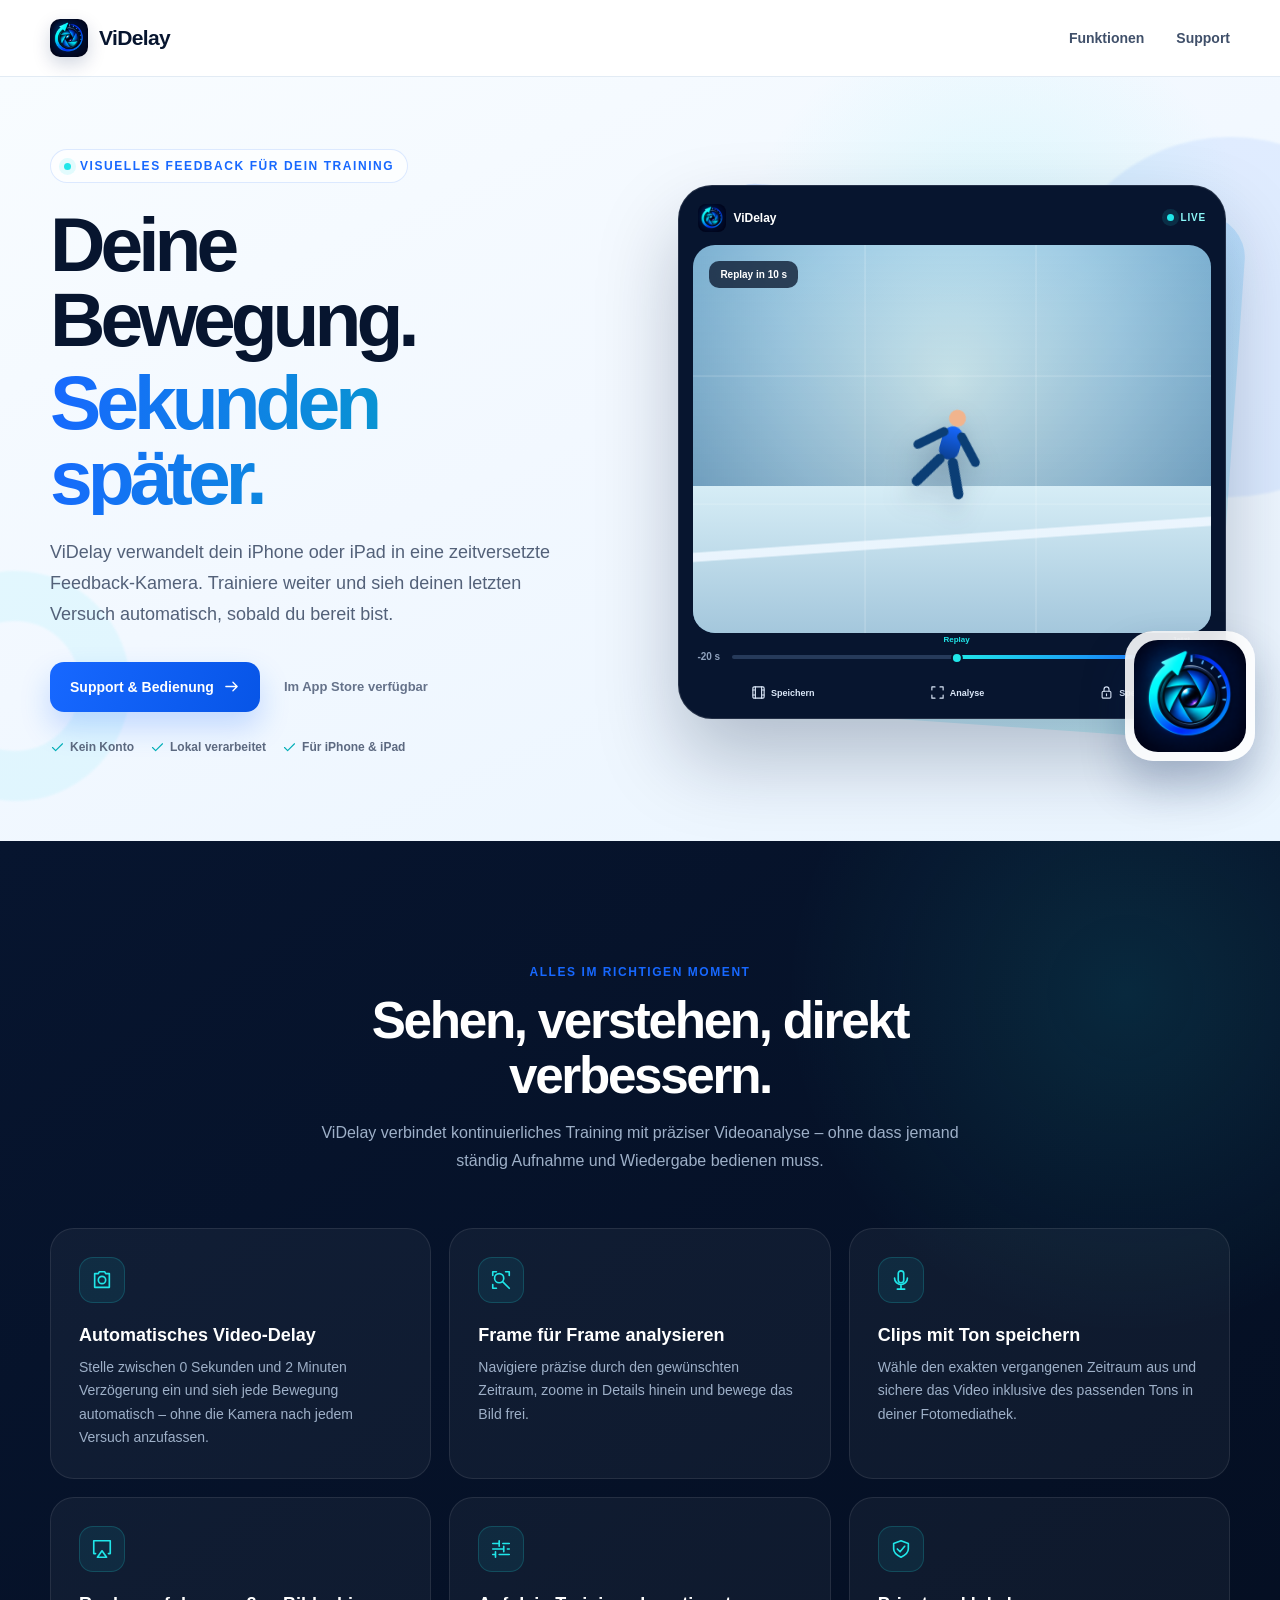
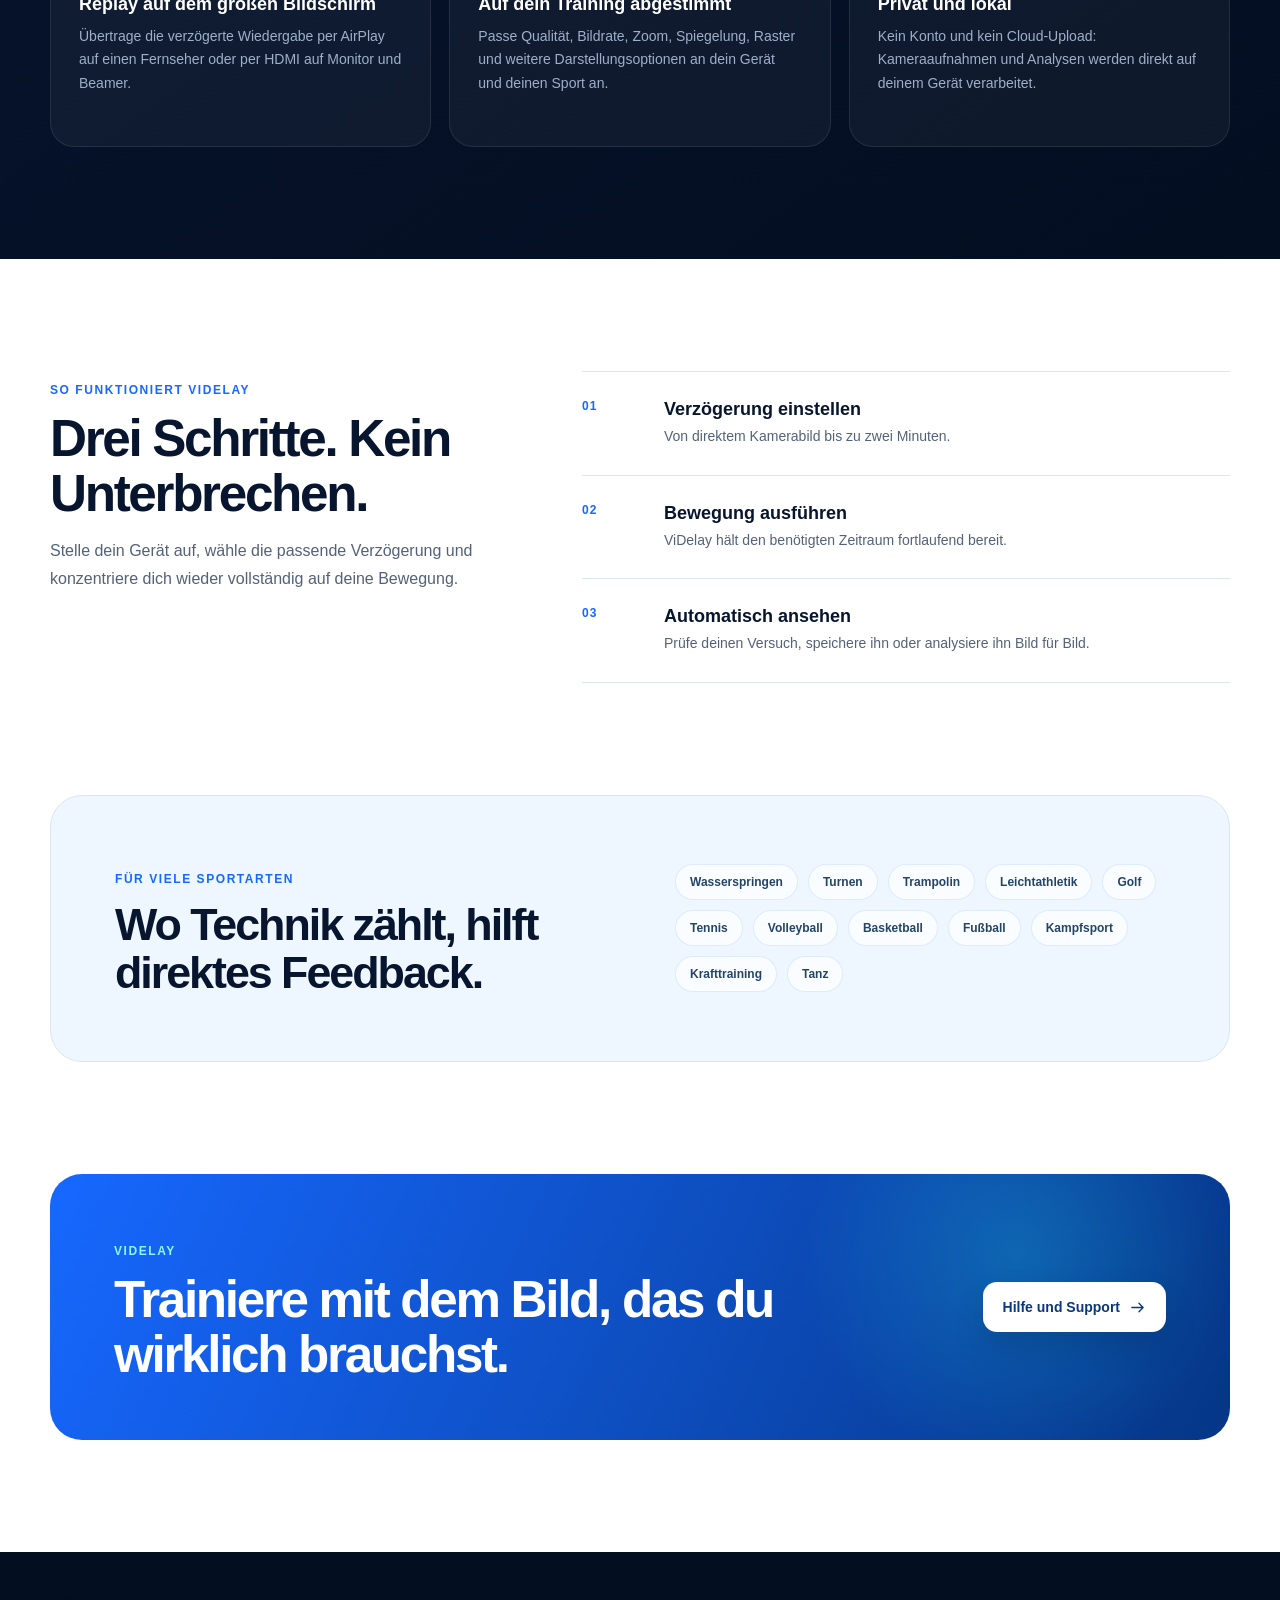
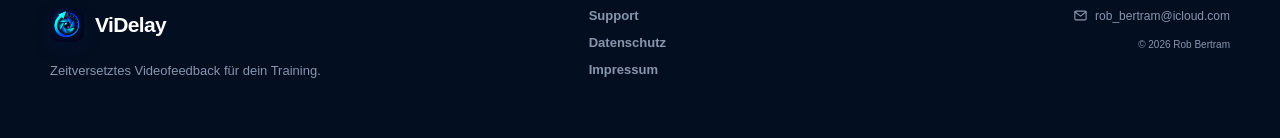
<file: index.html>
<!doctype html><html lang="de"><head><meta charset="utf-8"><meta name="viewport" content="width=device-width,initial-scale=1"><title>Video Delay &amp; Replay · ViDelay</title><meta name="description" content="ViDelay: Video Delay, Hilfe und Datenschutzhinweise für iPhone und iPad."><link rel="icon" href="/favicon.svg"><link rel="stylesheet" href="/style.css"></head><body><div class="site-shell">
      <header class="site-header">
        <div class="site-container header-inner">
          <a href="/" class="brand" aria-label="ViDelay Startseite">
            <img src="/app-icon.png" alt="" width="38" height="38">
            <span>ViDelay</span>
          </a>
          <nav class="main-nav" aria-label="Hauptnavigation">
            <a href="/#funktionen">Funktionen</a>
            <a href="/support">Support</a>
          </nav>
        </div>
      </header>
      
      <main>
        <section class="hero-section">
          <div class="hero-glow hero-glow-one"></div>
          <div class="hero-glow hero-glow-two"></div>
          <div class="site-container hero-grid">
            <div class="hero-copy">
              <div class="eyebrow">
                <span class="eyebrow-dot"></span>
                Visuelles Feedback für dein Training
              </div>
              <h1>
                Deine Bewegung.
                <span>Sekunden später.</span>
              </h1>
              <p class="hero-text">
                ViDelay verwandelt dein iPhone oder iPad in eine zeitversetzte
                Feedback-Kamera. Trainiere weiter und sieh deinen letzten
                Versuch automatisch, sobald du bereit bist.
              </p>
              <div class="hero-actions">
                <a href="/support" class="button button-primary">
                  Support & Bedienung <svg width="17" height="17" viewBox="0 0 24 24" fill="none" stroke="currentColor" stroke-width="1.8" stroke-linecap="round" stroke-linejoin="round" aria-hidden="true"><path d="M4 12h16m-6-6 6 6-6 6"></path></svg>
                </a>
                <span class="store-note">Im App Store verfügbar</span>
              </div>
              <div class="trust-row" aria-label="Vorteile">
                <span><svg width="15" height="15" viewBox="0 0 24 24" fill="none" stroke="currentColor" stroke-width="1.8" stroke-linecap="round" stroke-linejoin="round" aria-hidden="true"><path d="m20 6-11 11-5-5"></path></svg> Kein Konto</span>
                <span><svg width="15" height="15" viewBox="0 0 24 24" fill="none" stroke="currentColor" stroke-width="1.8" stroke-linecap="round" stroke-linejoin="round" aria-hidden="true"><path d="m20 6-11 11-5-5"></path></svg> Lokal verarbeitet</span>
                <span><svg width="15" height="15" viewBox="0 0 24 24" fill="none" stroke="currentColor" stroke-width="1.8" stroke-linecap="round" stroke-linejoin="round" aria-hidden="true"><path d="m20 6-11 11-5-5"></path></svg> Für iPhone & iPad</span>
              </div>
            </div>

            <div class="device-stage" aria-label="ViDelay Vorschau">
              <div class="device-card">
                <div class="device-topbar">
                  <span class="brand-mini">
                    <img src="/app-icon.png" alt="" width="28" height="28">
                    ViDelay
                  </span>
                  <span class="live-pill"><span></span> LIVE</span>
                </div>
                <div class="device-view">
                  <div class="motion-figure" aria-hidden="true">
                    <div class="motion-head"></div>
                    <div class="motion-body"></div>
                    <div class="motion-arm motion-arm-left"></div>
                    <div class="motion-arm motion-arm-right"></div>
                    <div class="motion-leg motion-leg-left"></div>
                    <div class="motion-leg motion-leg-right"></div>
                  </div>
                  <div class="delay-badge">Replay in 10 s</div>
                  <div class="frame-guides" aria-hidden="true"></div>
                </div>
                <div class="timeline">
                  <span>-20 s</span>
                  <div class="timeline-track">
                    <div class="timeline-fill"></div>
                    <div class="timeline-now">Jetzt</div>
                    <div class="timeline-replay">Replay</div>
                  </div>
                  <span>0 s</span>
                </div>
                <div class="device-actions">
                  <span><svg width="15" height="15" viewBox="0 0 24 24" fill="none" stroke="currentColor" stroke-width="1.8" stroke-linecap="round" stroke-linejoin="round" aria-hidden="true"><rect x="3" y="3" width="18" height="18" rx="2"></rect><path d="M7 3v18M17 3v18M3 8h4m10 0h4M3 16h4m10 0h4"></path></svg> Speichern</span>
                  <span><svg width="15" height="15" viewBox="0 0 24 24" fill="none" stroke="currentColor" stroke-width="1.8" stroke-linecap="round" stroke-linejoin="round" aria-hidden="true"><path d="M3 8V3h5m8 0h5v5m0 8v5h-5m-8 0H3v-5"></path></svg> Analyse</span>
                  <span><svg width="15" height="15" viewBox="0 0 24 24" fill="none" stroke="currentColor" stroke-width="1.8" stroke-linecap="round" stroke-linejoin="round" aria-hidden="true"><rect x="5" y="10" width="14" height="11" rx="2"></rect><path d="M8 10V7a4 4 0 0 1 8 0v3m-4 4v3"></path></svg> Sperren</span>
                </div>
              </div>
              <div class="icon-float">
                <img src="/app-icon.png" alt="ViDelay App-Icon" width="112" height="112">
              </div>
            </div>
          </div>
        </section>

        <section class="section section-dark" id="funktionen">
          <div class="site-container">
            <div class="section-heading">
              <p class="section-kicker">Alles im richtigen Moment</p>
              <h2>Sehen, verstehen, direkt verbessern.</h2>
              <p>
                ViDelay verbindet kontinuierliches Training mit präziser
                Videoanalyse – ohne dass jemand ständig Aufnahme und Wiedergabe
                bedienen muss.
              </p>
            </div>
            <div class="feature-grid">
              <article class="feature-card"><span class="feature-icon"><svg width="22" height="22" viewBox="0 0 24 24" fill="none" stroke="currentColor" stroke-width="1.8" stroke-linecap="round" stroke-linejoin="round" aria-hidden="true"><path d="m8 5 1-2h6l1 2h4v15H4V5Z"></path><circle cx="12" cy="12" r="4"></circle></svg></span><h3>Automatisches Video-Delay</h3><p>Stelle zwischen 0 Sekunden und 2 Minuten Verzögerung ein und sieh jede Bewegung automatisch – ohne die Kamera nach jedem Versuch anzufassen.</p></article><article class="feature-card"><span class="feature-icon"><svg width="22" height="22" viewBox="0 0 24 24" fill="none" stroke="currentColor" stroke-width="1.8" stroke-linecap="round" stroke-linejoin="round" aria-hidden="true"><circle cx="10" cy="10" r="5"></circle><path d="m14 14 7 7M3 7V3h4m10 0h4v4M3 17v4h4"></path></svg></span><h3>Frame für Frame analysieren</h3><p>Navigiere präzise durch den gewünschten Zeitraum, zoome in Details hinein und bewege das Bild frei.</p></article><article class="feature-card"><span class="feature-icon"><svg width="22" height="22" viewBox="0 0 24 24" fill="none" stroke="currentColor" stroke-width="1.8" stroke-linecap="round" stroke-linejoin="round" aria-hidden="true"><rect x="9" y="2" width="6" height="13" rx="3"></rect><path d="M5 10a7 7 0 0 0 14 0m-7 7v5m-4 0h8"></path></svg></span><h3>Clips mit Ton speichern</h3><p>Wähle den exakten vergangenen Zeitraum aus und sichere das Video inklusive des passenden Tons in deiner Fotomediathek.</p></article><article class="feature-card"><span class="feature-icon"><svg width="22" height="22" viewBox="0 0 24 24" fill="none" stroke="currentColor" stroke-width="1.8" stroke-linecap="round" stroke-linejoin="round" aria-hidden="true"><path d="M5 17H3V3h18v14h-2M12 14l-5 7h10Z"></path></svg></span><h3>Replay auf dem großen Bildschirm</h3><p>Übertrage die verzögerte Wiedergabe per AirPlay auf einen Fernseher oder per HDMI auf Monitor und Beamer.</p></article><article class="feature-card"><span class="feature-icon"><svg width="22" height="22" viewBox="0 0 24 24" fill="none" stroke="currentColor" stroke-width="1.8" stroke-linecap="round" stroke-linejoin="round" aria-hidden="true"><path d="M3 6h7m4 0h7M3 12h12m4 0h2M3 18h3m4 0h11M10 3v6m5 0v6m-9 0v6"></path></svg></span><h3>Auf dein Training abgestimmt</h3><p>Passe Qualität, Bildrate, Zoom, Spiegelung, Raster und weitere Darstellungsoptionen an dein Gerät und deinen Sport an.</p></article><article class="feature-card"><span class="feature-icon"><svg width="22" height="22" viewBox="0 0 24 24" fill="none" stroke="currentColor" stroke-width="1.8" stroke-linecap="round" stroke-linejoin="round" aria-hidden="true"><path d="m12 3 8 3v6c0 5-8 9-8 9s-8-4-8-9V6Z"></path><path d="m8 12 3 3 5-6"></path></svg></span><h3>Privat und lokal</h3><p>Kein Konto und kein Cloud-Upload: Kameraaufnahmen und Analysen werden direkt auf deinem Gerät verarbeitet.</p></article>
            </div>
          </div>
        </section>

        <section class="section workflow-section">
          <div class="site-container split-section">
            <div class="section-heading left-heading">
              <p class="section-kicker">So funktioniert ViDelay</p>
              <h2>Drei Schritte. Kein Unterbrechen.</h2>
              <p>
                Stelle dein Gerät auf, wähle die passende Verzögerung und
                konzentriere dich wieder vollständig auf deine Bewegung.
              </p>
            </div>
            <ol class="steps-list">
              <li><span>01</span><div><h3>Verzögerung einstellen</h3><p>Von direktem Kamerabild bis zu zwei Minuten.</p></div></li>
              <li><span>02</span><div><h3>Bewegung ausführen</h3><p>ViDelay hält den benötigten Zeitraum fortlaufend bereit.</p></div></li>
              <li><span>03</span><div><h3>Automatisch ansehen</h3><p>Prüfe deinen Versuch, speichere ihn oder analysiere ihn Bild für Bild.</p></div></li>
            </ol>
          </div>
        </section>

        <section class="section sports-section">
          <div class="site-container sports-wrap">
            <div>
              <p class="section-kicker">Für viele Sportarten</p>
              <h2>Wo Technik zählt, hilft direktes Feedback.</h2>
            </div>
            <div class="sports-cloud">
              <span>Wasserspringen</span><span>Turnen</span><span>Trampolin</span><span>Leichtathletik</span><span>Golf</span><span>Tennis</span><span>Volleyball</span><span>Basketball</span><span>Fußball</span><span>Kampfsport</span><span>Krafttraining</span><span>Tanz</span>
            </div>
          </div>
        </section>

        <section class="section cta-section">
          <div class="site-container cta-card">
            <div>
              <p class="section-kicker">ViDelay</p>
              <h2>Trainiere mit dem Bild, das du wirklich brauchst.</h2>
            </div>
            <a href="/support" class="button button-light">
              Hilfe und Support <svg width="17" height="17" viewBox="0 0 24 24" fill="none" stroke="currentColor" stroke-width="1.8" stroke-linecap="round" stroke-linejoin="round" aria-hidden="true"><path d="M4 12h16m-6-6 6 6-6 6"></path></svg>
            </a>
          </div>
        </section>
      </main>
    
      <footer class="site-footer">
        <div class="site-container footer-grid">
          <div>
            <a href="/" class="brand footer-brand">
              <img src="/app-icon.png" alt="" width="34" height="34">
              <span>ViDelay</span>
            </a>
            <p>Zeitversetztes Videofeedback für dein Training.</p>
          </div>
          <div class="footer-links">
            <a href="/support">Support</a>
            <a href="/datenschutz">Datenschutz</a>
            <a href="/impressum">Impressum</a>
          </div>
          <div class="footer-contact">
            <a href="mailto:rob_bertram@icloud.com"><svg width="15" height="15" viewBox="0 0 24 24" fill="none" stroke="currentColor" stroke-width="1.8" stroke-linecap="round" stroke-linejoin="round" aria-hidden="true"><rect x="3" y="5" width="18" height="14" rx="2"></rect><path d="m3 6 9 7 9-7"></path></svg> rob_bertram@icloud.com</a>
            <small>© 2026 Rob Bertram</small>
          </div>
        </div>
      </footer>
    </div></body></html>
</file>
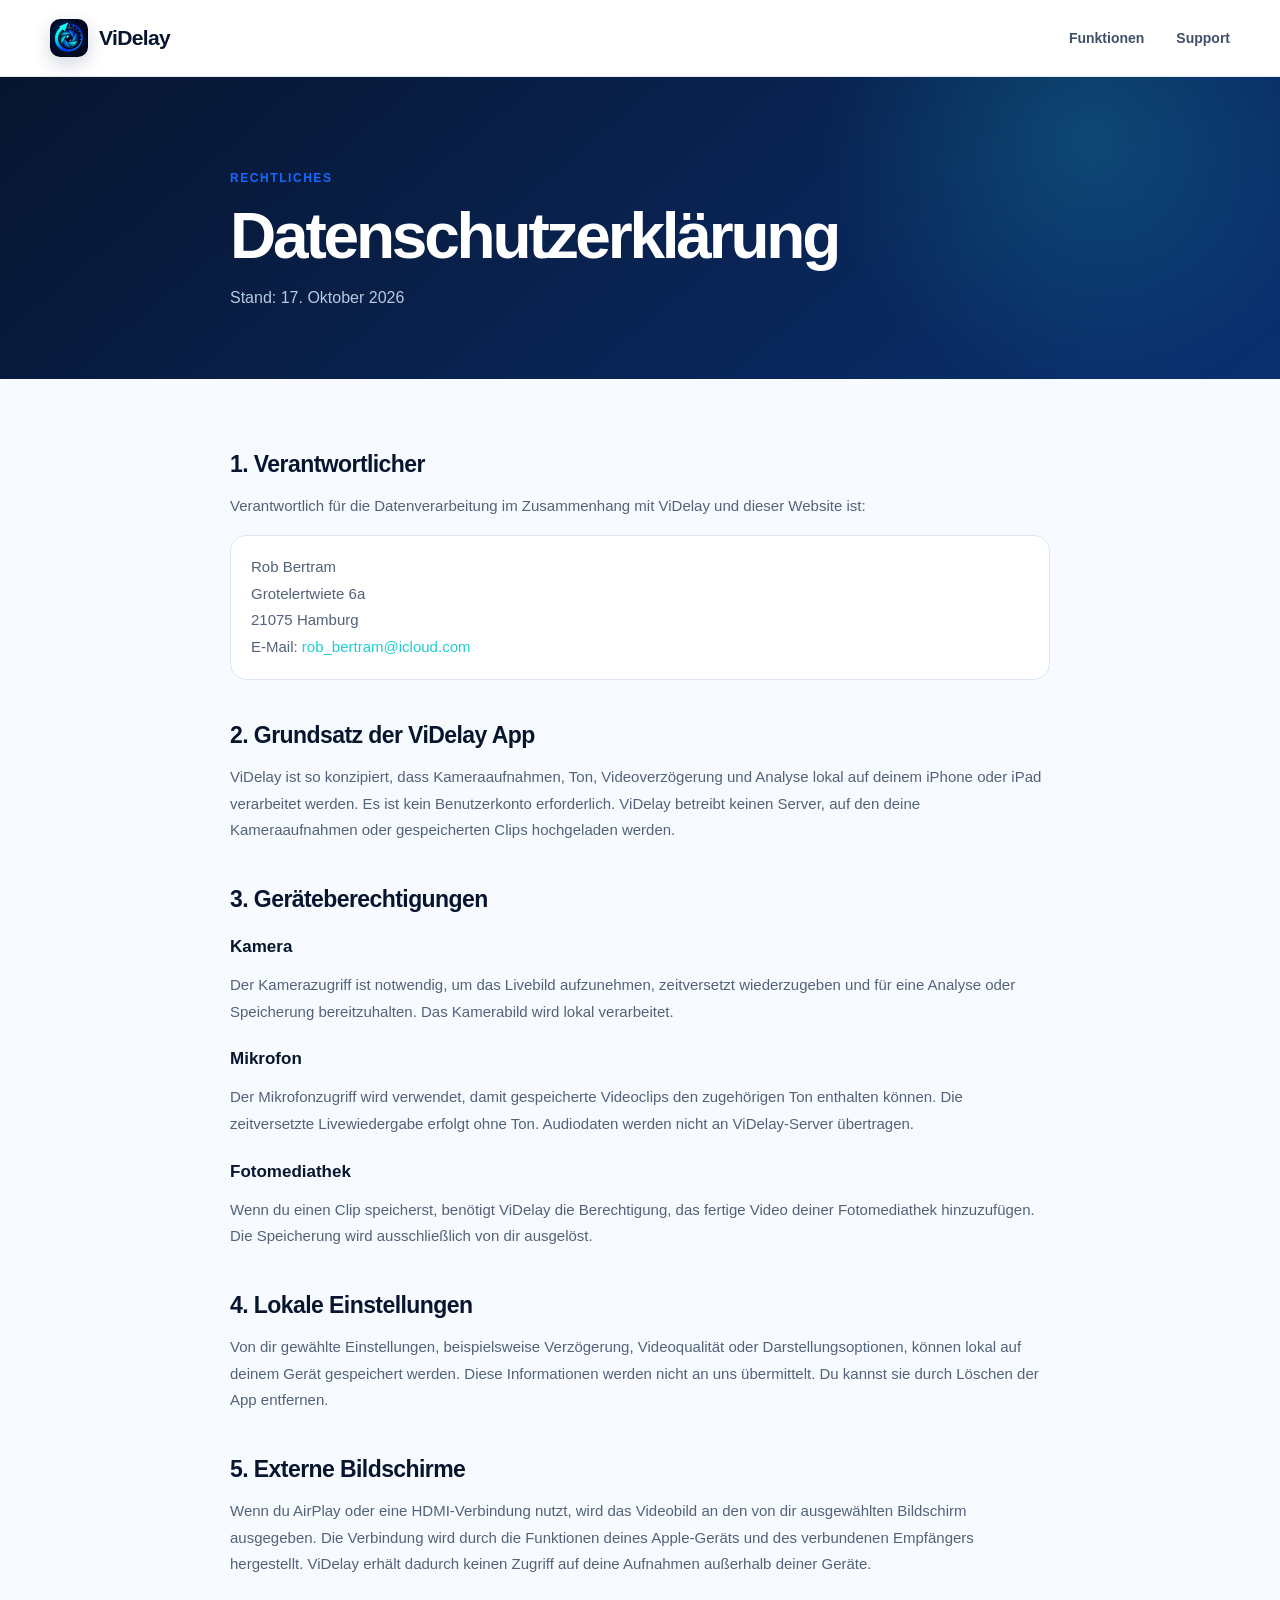
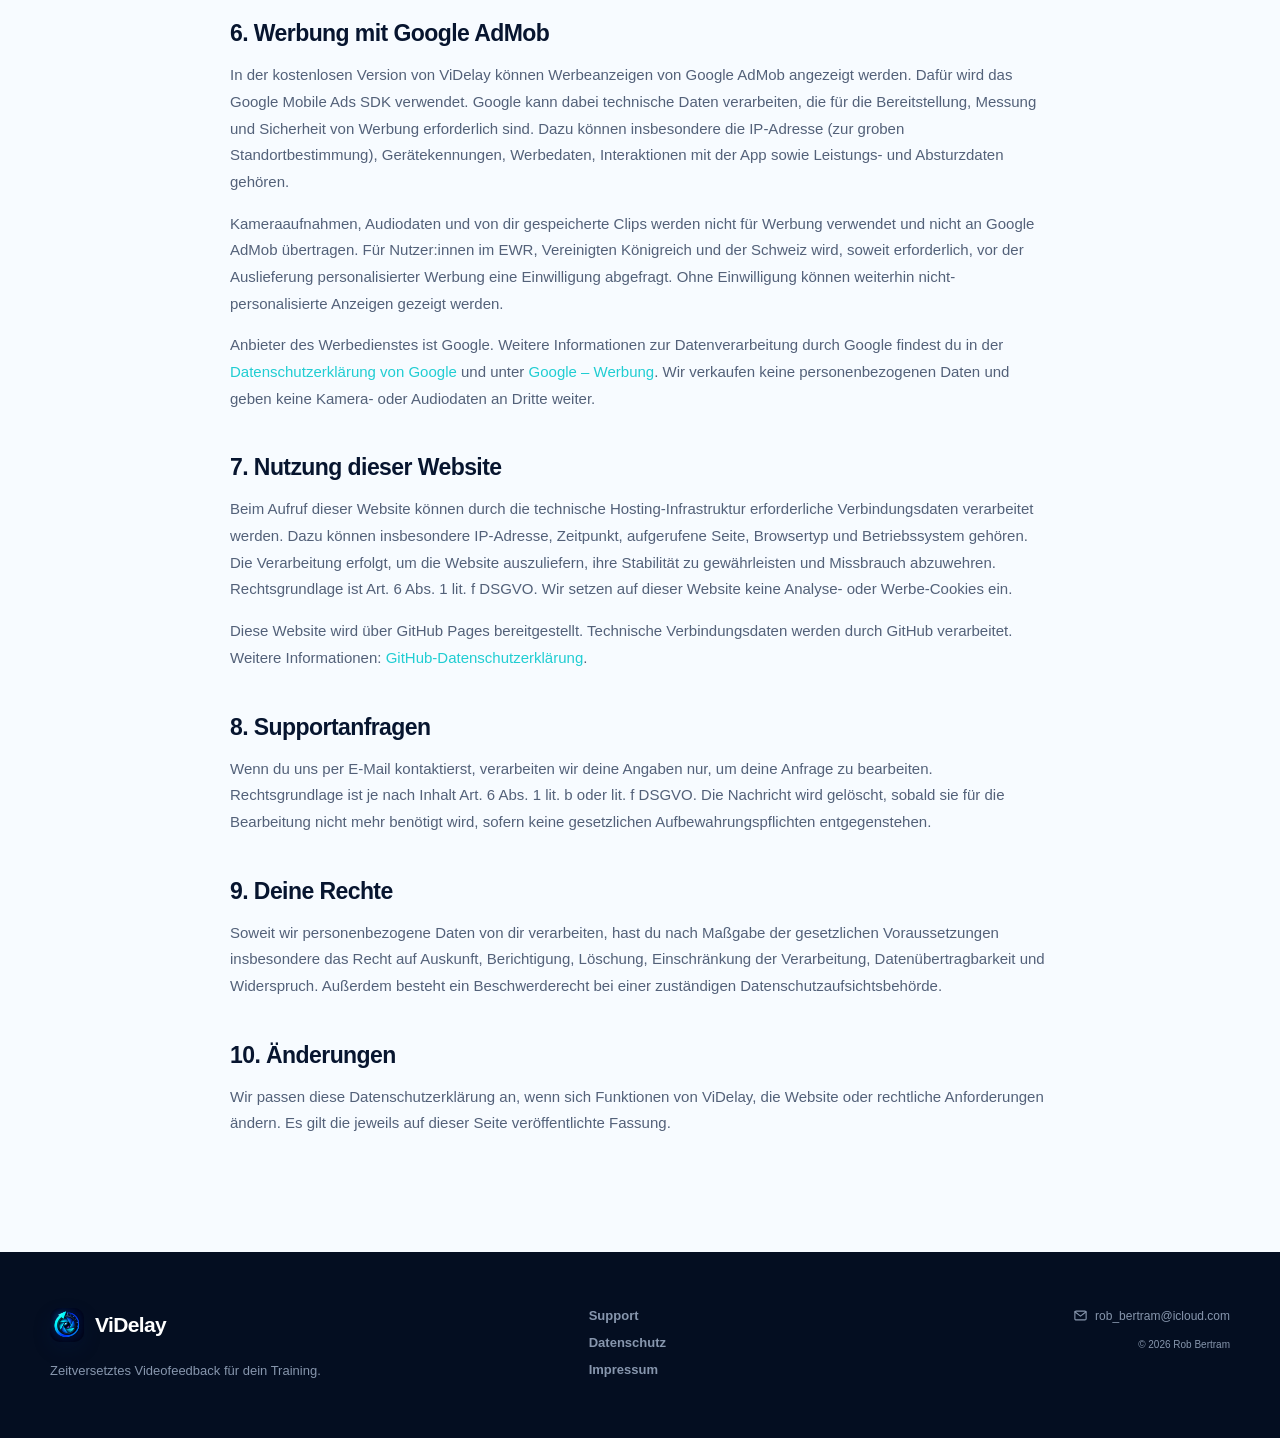
<file: datenschutz/index.html>
<!doctype html><html lang="de"><head><meta charset="utf-8"><meta name="viewport" content="width=device-width,initial-scale=1"><title>Datenschutzerklärung · ViDelay</title><meta name="description" content="ViDelay: Video Delay, Hilfe und Datenschutzhinweise für iPhone und iPad."><link rel="icon" href="/favicon.svg"><link rel="stylesheet" href="/style.css"></head><body><div class="site-shell">
      <header class="site-header">
        <div class="site-container header-inner">
          <a href="/" class="brand" aria-label="ViDelay Startseite">
            <img src="/app-icon.png" alt="" width="38" height="38">
            <span>ViDelay</span>
          </a>
          <nav class="main-nav" aria-label="Hauptnavigation">
            <a href="/#funktionen">Funktionen</a>
            <a href="/support">Support</a>
          </nav>
        </div>
      </header>
      <main class="legal-main"><section class="legal-hero"><div class="site-container legal-container"><p class="section-kicker">Rechtliches</p><h1>Datenschutzerklärung</h1><p>Stand: 17. Oktober 2026</p></div></section><section class="site-container legal-container legal-content">
      <h2>1. Verantwortlicher</h2>
      <p>
        Verantwortlich für die Datenverarbeitung im Zusammenhang mit ViDelay
        und dieser Website ist:
      </p>
      <address>
        Rob Bertram<br>
        Grotelertwiete 6a<br>
        21075 Hamburg<br>
        E-Mail: <a href="mailto:rob_bertram@icloud.com">rob_bertram@icloud.com</a>
      </address>

      <h2>2. Grundsatz der ViDelay App</h2>
      <p>
        ViDelay ist so konzipiert, dass Kameraaufnahmen, Ton, Videoverzögerung
        und Analyse lokal auf deinem iPhone oder iPad verarbeitet werden. Es
        ist kein Benutzerkonto erforderlich. ViDelay betreibt keinen Server,
        auf den deine Kameraaufnahmen oder gespeicherten Clips hochgeladen
        werden.
      </p>

      <h2>3. Geräteberechtigungen</h2>
      <h3>Kamera</h3>
      <p>
        Der Kamerazugriff ist notwendig, um das Livebild aufzunehmen,
        zeitversetzt wiederzugeben und für eine Analyse oder Speicherung
        bereitzuhalten. Das Kamerabild wird lokal verarbeitet.
      </p>
      <h3>Mikrofon</h3>
      <p>
        Der Mikrofonzugriff wird verwendet, damit gespeicherte Videoclips den
        zugehörigen Ton enthalten können. Die zeitversetzte Livewiedergabe
        erfolgt ohne Ton. Audiodaten werden nicht an ViDelay-Server übertragen.
      </p>
      <h3>Fotomediathek</h3>
      <p>
        Wenn du einen Clip speicherst, benötigt ViDelay die Berechtigung, das
        fertige Video deiner Fotomediathek hinzuzufügen. Die Speicherung wird
        ausschließlich von dir ausgelöst.
      </p>

      <h2>4. Lokale Einstellungen</h2>
      <p>
        Von dir gewählte Einstellungen, beispielsweise Verzögerung,
        Videoqualität oder Darstellungsoptionen, können lokal auf deinem Gerät
        gespeichert werden. Diese Informationen werden nicht an uns
        übermittelt. Du kannst sie durch Löschen der App entfernen.
      </p>

      <h2>5. Externe Bildschirme</h2>
      <p>
        Wenn du AirPlay oder eine HDMI-Verbindung nutzt, wird das Videobild an
        den von dir ausgewählten Bildschirm ausgegeben. Die Verbindung wird
        durch die Funktionen deines Apple-Geräts und des verbundenen
        Empfängers hergestellt. ViDelay erhält dadurch keinen Zugriff auf deine
        Aufnahmen außerhalb deiner Geräte.
      </p>

      <h2>6. Werbung mit Google AdMob</h2>
      <p>
        In der kostenlosen Version von ViDelay können Werbeanzeigen von Google
        AdMob angezeigt werden. Dafür wird das Google Mobile Ads SDK
        verwendet. Google kann dabei technische Daten verarbeiten, die für die
        Bereitstellung, Messung und Sicherheit von Werbung erforderlich sind.
        Dazu können insbesondere die IP-Adresse (zur groben Standortbestimmung),
        Gerätekennungen, Werbedaten, Interaktionen mit der App sowie Leistungs-
        und Absturzdaten gehören.
      </p>
      <p>
        Kameraaufnahmen, Audiodaten und von dir gespeicherte Clips werden nicht
        für Werbung verwendet und nicht an Google AdMob übertragen. Für
        Nutzer:innen im EWR, Vereinigten Königreich und der Schweiz wird, soweit
        erforderlich, vor der Auslieferung personalisierter Werbung eine
        Einwilligung abgefragt. Ohne Einwilligung können weiterhin
        nicht-personalisierte Anzeigen gezeigt werden.
      </p>
      <p>
        Anbieter des Werbedienstes ist Google. Weitere Informationen zur
        Datenverarbeitung durch Google findest du in der 
        <a href="https://policies.google.com/privacy">Datenschutzerklärung von Google</a>
         und unter 
        <a href="https://policies.google.com/technologies/ads">Google – Werbung</a>.
        Wir verkaufen keine personenbezogenen Daten und geben keine Kamera- oder
        Audiodaten an Dritte weiter.
      </p>

      <h2>7. Nutzung dieser Website</h2>
      <p>
        Beim Aufruf dieser Website können durch die technische
        Hosting-Infrastruktur erforderliche Verbindungsdaten verarbeitet
        werden. Dazu können insbesondere IP-Adresse, Zeitpunkt, aufgerufene
        Seite, Browsertyp und Betriebssystem gehören. Die Verarbeitung erfolgt,
        um die Website auszuliefern, ihre Stabilität zu gewährleisten und
        Missbrauch abzuwehren. Rechtsgrundlage ist Art. 6 Abs. 1 lit. f DSGVO.
        Wir setzen auf dieser Website keine Analyse- oder Werbe-Cookies ein.
      </p>

      <p>Diese Website wird über GitHub Pages bereitgestellt. Technische Verbindungsdaten werden durch GitHub verarbeitet. Weitere Informationen: <a href="https://docs.github.com/en/site-policy/privacy-policies/github-general-privacy-statement">GitHub-Datenschutzerklärung</a>.</p><h2>8. Supportanfragen</h2>
      <p>
        Wenn du uns per E-Mail kontaktierst, verarbeiten wir deine Angaben nur,
        um deine Anfrage zu bearbeiten. Rechtsgrundlage ist je nach Inhalt Art.
        6 Abs. 1 lit. b oder lit. f DSGVO. Die Nachricht wird gelöscht, sobald
        sie für die Bearbeitung nicht mehr benötigt wird, sofern keine
        gesetzlichen Aufbewahrungspflichten entgegenstehen.
      </p>

      <h2>9. Deine Rechte</h2>
      <p>
        Soweit wir personenbezogene Daten von dir verarbeiten, hast du nach
        Maßgabe der gesetzlichen Voraussetzungen insbesondere das Recht auf
        Auskunft, Berichtigung, Löschung, Einschränkung der Verarbeitung,
        Datenübertragbarkeit und Widerspruch. Außerdem besteht ein
        Beschwerderecht bei einer zuständigen Datenschutzaufsichtsbehörde.
      </p>

      <h2>10. Änderungen</h2>
      <p>
        Wir passen diese Datenschutzerklärung an, wenn sich Funktionen von
        ViDelay, die Website oder rechtliche Anforderungen ändern. Es gilt die
        jeweils auf dieser Seite veröffentlichte Fassung.
      </p>
    </section></main>
      <footer class="site-footer">
        <div class="site-container footer-grid">
          <div>
            <a href="/" class="brand footer-brand">
              <img src="/app-icon.png" alt="" width="34" height="34">
              <span>ViDelay</span>
            </a>
            <p>Zeitversetztes Videofeedback für dein Training.</p>
          </div>
          <div class="footer-links">
            <a href="/support">Support</a>
            <a href="/datenschutz">Datenschutz</a>
            <a href="/impressum">Impressum</a>
          </div>
          <div class="footer-contact">
            <a href="mailto:rob_bertram@icloud.com"><svg width="15" height="15" viewBox="0 0 24 24" fill="none" stroke="currentColor" stroke-width="1.8" stroke-linecap="round" stroke-linejoin="round" aria-hidden="true"><rect x="3" y="5" width="18" height="14" rx="2"></rect><path d="m3 6 9 7 9-7"></path></svg> rob_bertram@icloud.com</a>
            <small>© 2026 Rob Bertram</small>
          </div>
        </div>
      </footer>
    </div></body></html>
</file>
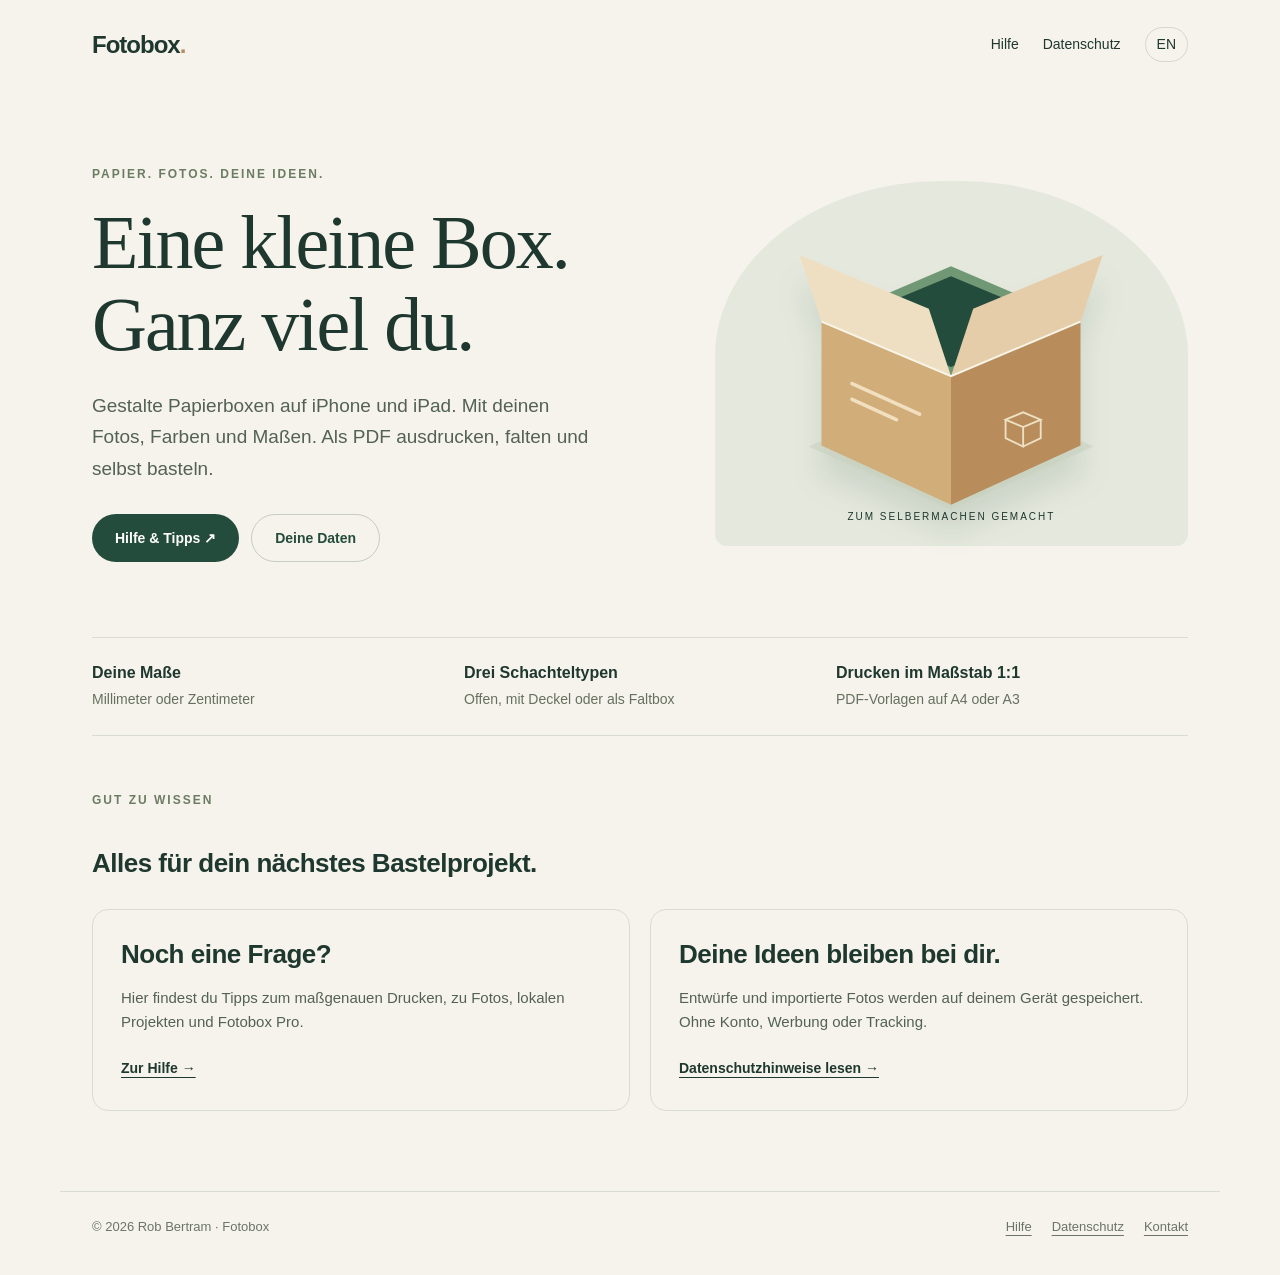
<file: faltmass/index.html>
<!doctype html><html lang="de"><head><meta charset="utf-8"><meta name="viewport" content="width=device-width,initial-scale=1"><meta name="theme-color" content="#244c3c"><meta name="description" content="Hilfe und Datenschutz für Fotobox. Papierboxen auf iPhone und iPad gestalten, als PDF ausdrucken und basteln."><title>Papierboxen selbst gestalten · Fotobox</title><link rel="stylesheet" href="/faltmass/style.css"><link rel="icon" href="/faltmass/favicon.svg" type="image/svg+xml"></head><body><header><a href="/faltmass/">Fotobox<span style="color:#b58d5e">.</span></a><nav aria-label="Hauptnavigation"><a href="/faltmass/support/">Hilfe</a><a href="/faltmass/privacy/">Datenschutz</a><a class="lang" href="/faltmass/en/" lang="en">EN</a></nav></header><main><section class="hero"><div><div class="eyebrow">Papier. Fotos. Deine Ideen.</div><h1>Eine kleine Box.<br>Ganz viel du.</h1><p class="lead">Gestalte Papierboxen auf iPhone und iPad. Mit deinen Fotos, Farben und Maßen. Als PDF ausdrucken, falten und selbst basteln.</p><div class="actions"><a class="button" href="/faltmass/support/">Hilfe & Tipps ↗</a><a class="button secondary" href="/faltmass/privacy/">Deine Daten</a></div></div><div class="art"><svg viewBox="0 0 400 340" role="img" aria-label="Papierbox / Paper box"><path d="M46 260l154 68 154-68-154-68z" fill="#c9d1bf" opacity=".6"/><path d="M60 125l140 59 140-59-140-60z" fill="#719875"/><path d="M60 125v134l140 64V184z" fill="#d1ad79"/><path d="M200 184v139l140-64V125z" fill="#b88d5b"/><path d="M82 125l118 49 118-49-118-49z" fill="#244c3c"/><path d="M60 125l-24-72 140 58 24 73z" fill="#efdfc2"/><path d="M200 184l24-73 140-58-24 72z" fill="#e6cda9"/><path d="M60 125l140 59 140-59" fill="none" stroke="#faf5e9" stroke-width="2"/><path d="M93 192l73 33m-73-16l48 22" stroke="#fff5df" stroke-width="4" stroke-linecap="round" opacity=".7"/><path d="M259 231l19-8 19 8-19 8zm0 0v20l19 9v-21m19-8v20l-19 9" stroke="#ede1c4" fill="none" stroke-width="2"/></svg><small>Zum Selbermachen gemacht</small></div></section><section class="strip"><div><b>Deine Maße</b><span>Millimeter oder Zentimeter</span></div><div><b>Drei Schachteltypen</b><span>Offen, mit Deckel oder als Faltbox</span></div><div><b>Drucken im Maßstab 1:1</b><span>PDF-Vorlagen auf A4 oder A3</span></div></section><div class="intro"><div class="eyebrow">Gut zu wissen</div><h2>Alles für dein nächstes Bastelprojekt.</h2></div><section class="grid"><article class="panel"><h2>Noch eine Frage?</h2><p>Hier findest du Tipps zum maßgenauen Drucken, zu Fotos, lokalen Projekten und Fotobox Pro.</p><a href="/faltmass/support/">Zur Hilfe →</a></article><article class="panel"><h2>Deine Ideen bleiben bei dir.</h2><p>Entwürfe und importierte Fotos werden auf deinem Gerät gespeichert. Ohne Konto, Werbung oder Tracking.</p><a href="/faltmass/privacy/">Datenschutzhinweise lesen →</a></article></section></main><footer><span>© 2026 Rob Bertram · Fotobox</span><div><a href="/faltmass/support/">Hilfe</a><a href="/faltmass/privacy/">Datenschutz</a><a href="mailto:rob_bertram@icloud.com">Kontakt</a></div></footer></body></html>
</file>
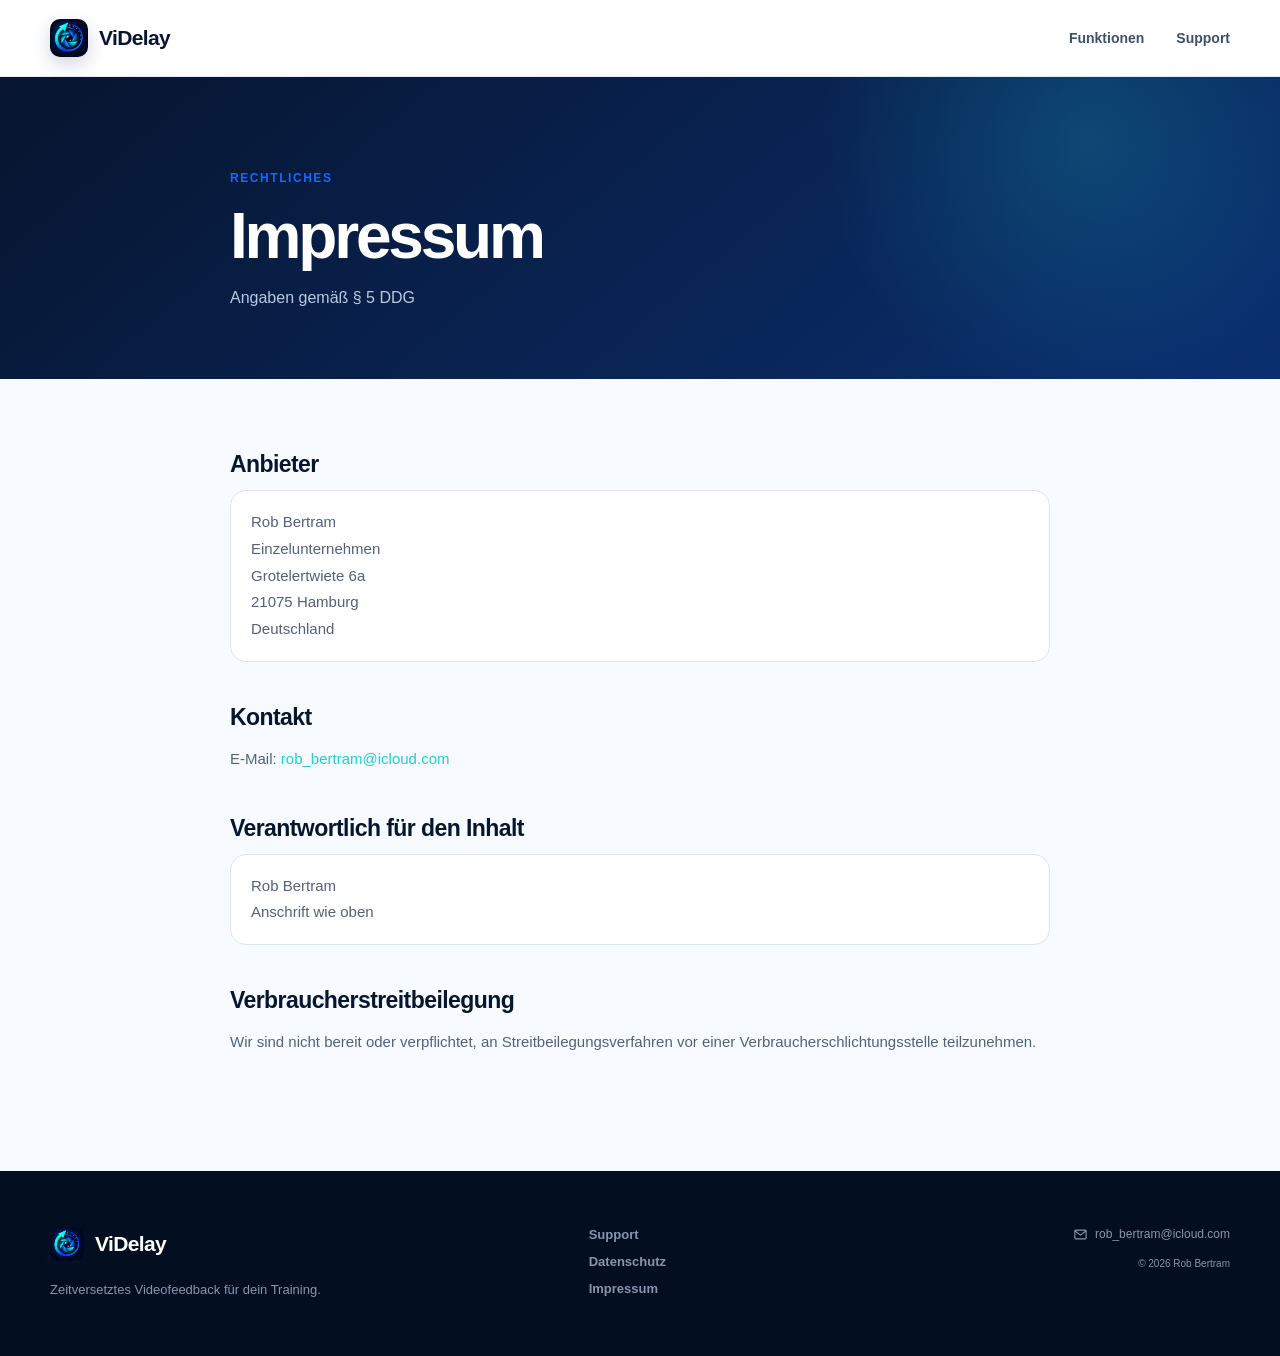
<file: impressum/index.html>
<!doctype html><html lang="de"><head><meta charset="utf-8"><meta name="viewport" content="width=device-width,initial-scale=1"><title>Impressum · ViDelay</title><meta name="description" content="ViDelay: Video Delay, Hilfe und Datenschutzhinweise für iPhone und iPad."><link rel="icon" href="/favicon.svg"><link rel="stylesheet" href="/style.css"></head><body><div class="site-shell">
      <header class="site-header">
        <div class="site-container header-inner">
          <a href="/" class="brand" aria-label="ViDelay Startseite">
            <img src="/app-icon.png" alt="" width="38" height="38">
            <span>ViDelay</span>
          </a>
          <nav class="main-nav" aria-label="Hauptnavigation">
            <a href="/#funktionen">Funktionen</a>
            <a href="/support">Support</a>
          </nav>
        </div>
      </header>
      <main class="legal-main"><section class="legal-hero"><div class="site-container legal-container"><p class="section-kicker">Rechtliches</p><h1>Impressum</h1><p>Angaben gemäß § 5 DDG</p></div></section><section class="site-container legal-container legal-content">
      <h2>Anbieter</h2>
      <address>
        Rob Bertram<br>
        Einzelunternehmen<br>
        Grotelertwiete 6a<br>
        21075 Hamburg<br>
        Deutschland
      </address>

      <h2>Kontakt</h2>
      <p>
        E-Mail: <a href="mailto:rob_bertram@icloud.com">rob_bertram@icloud.com</a>
      </p>

      <h2>Verantwortlich für den Inhalt</h2>
      <address>
        Rob Bertram<br>
        Anschrift wie oben
      </address>

      <h2>Verbraucherstreitbeilegung</h2>
      <p>
        Wir sind nicht bereit oder verpflichtet, an Streitbeilegungsverfahren
        vor einer Verbraucherschlichtungsstelle teilzunehmen.
      </p>

    </section></main>
      <footer class="site-footer">
        <div class="site-container footer-grid">
          <div>
            <a href="/" class="brand footer-brand">
              <img src="/app-icon.png" alt="" width="34" height="34">
              <span>ViDelay</span>
            </a>
            <p>Zeitversetztes Videofeedback für dein Training.</p>
          </div>
          <div class="footer-links">
            <a href="/support">Support</a>
            <a href="/datenschutz">Datenschutz</a>
            <a href="/impressum">Impressum</a>
          </div>
          <div class="footer-contact">
            <a href="mailto:rob_bertram@icloud.com"><svg width="15" height="15" viewBox="0 0 24 24" fill="none" stroke="currentColor" stroke-width="1.8" stroke-linecap="round" stroke-linejoin="round" aria-hidden="true"><rect x="3" y="5" width="18" height="14" rx="2"></rect><path d="m3 6 9 7 9-7"></path></svg> rob_bertram@icloud.com</a>
            <small>© 2026 Rob Bertram</small>
          </div>
        </div>
      </footer>
    </div></body></html>
</file>
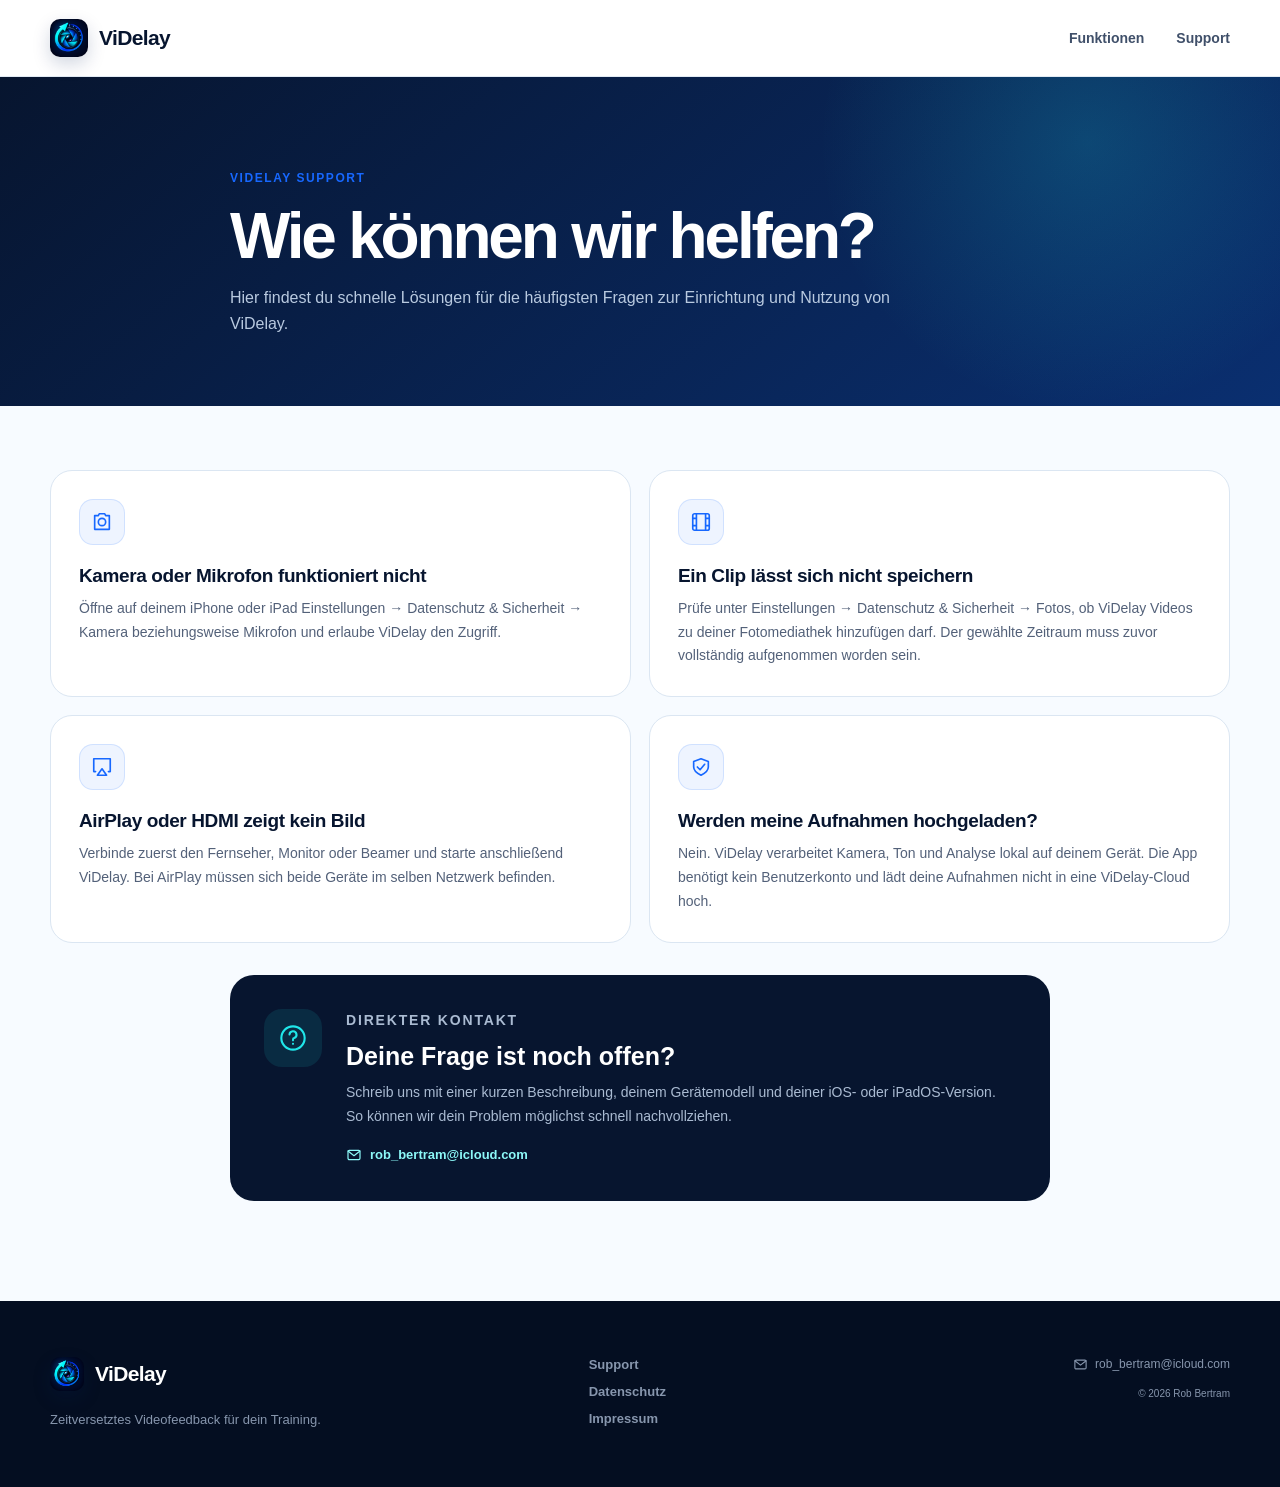
<file: support/index.html>
<!doctype html><html lang="de"><head><meta charset="utf-8"><meta name="viewport" content="width=device-width,initial-scale=1"><title>Support · ViDelay</title><meta name="description" content="ViDelay: Video Delay, Hilfe und Datenschutzhinweise für iPhone und iPad."><link rel="icon" href="/favicon.svg"><link rel="stylesheet" href="/style.css"></head><body><div class="site-shell">
      <header class="site-header">
        <div class="site-container header-inner">
          <a href="/" class="brand" aria-label="ViDelay Startseite">
            <img src="/app-icon.png" alt="" width="38" height="38">
            <span>ViDelay</span>
          </a>
          <nav class="main-nav" aria-label="Hauptnavigation">
            <a href="/#funktionen">Funktionen</a>
            <a href="/support">Support</a>
          </nav>
        </div>
      </header>
      
      <main class="legal-main">
        <section class="legal-hero support-hero">
          <div class="site-container legal-container">
            <p class="section-kicker">ViDelay Support</p>
            <h1>Wie können wir helfen?</h1>
            <p>Hier findest du schnelle Lösungen für die häufigsten Fragen zur Einrichtung und Nutzung von ViDelay.</p>
          </div>
        </section>
        <section class="site-container support-content">
          <div class="support-grid">
            <article class="support-card"><span class="support-icon"><svg width="22" height="22" viewBox="0 0 24 24" fill="none" stroke="currentColor" stroke-width="1.8" stroke-linecap="round" stroke-linejoin="round" aria-hidden="true"><path d="m8 5 1-2h6l1 2h4v15H4V5Z"></path><circle cx="12" cy="12" r="4"></circle></svg></span><h2>Kamera oder Mikrofon funktioniert nicht</h2><p>Öffne auf deinem iPhone oder iPad Einstellungen → Datenschutz &amp; Sicherheit → Kamera beziehungsweise Mikrofon und erlaube ViDelay den Zugriff.</p></article><article class="support-card"><span class="support-icon"><svg width="22" height="22" viewBox="0 0 24 24" fill="none" stroke="currentColor" stroke-width="1.8" stroke-linecap="round" stroke-linejoin="round" aria-hidden="true"><rect x="3" y="3" width="18" height="18" rx="2"></rect><path d="M7 3v18M17 3v18M3 8h4m10 0h4M3 16h4m10 0h4"></path></svg></span><h2>Ein Clip lässt sich nicht speichern</h2><p>Prüfe unter Einstellungen → Datenschutz &amp; Sicherheit → Fotos, ob ViDelay Videos zu deiner Fotomediathek hinzufügen darf. Der gewählte Zeitraum muss zuvor vollständig aufgenommen worden sein.</p></article><article class="support-card"><span class="support-icon"><svg width="22" height="22" viewBox="0 0 24 24" fill="none" stroke="currentColor" stroke-width="1.8" stroke-linecap="round" stroke-linejoin="round" aria-hidden="true"><path d="M5 17H3V3h18v14h-2M12 14l-5 7h10Z"></path></svg></span><h2>AirPlay oder HDMI zeigt kein Bild</h2><p>Verbinde zuerst den Fernseher, Monitor oder Beamer und starte anschließend ViDelay. Bei AirPlay müssen sich beide Geräte im selben Netzwerk befinden.</p></article><article class="support-card"><span class="support-icon"><svg width="22" height="22" viewBox="0 0 24 24" fill="none" stroke="currentColor" stroke-width="1.8" stroke-linecap="round" stroke-linejoin="round" aria-hidden="true"><path d="m12 3 8 3v6c0 5-8 9-8 9s-8-4-8-9V6Z"></path><path d="m8 12 3 3 5-6"></path></svg></span><h2>Werden meine Aufnahmen hochgeladen?</h2><p>Nein. ViDelay verarbeitet Kamera, Ton und Analyse lokal auf deinem Gerät. Die App benötigt kein Benutzerkonto und lädt deine Aufnahmen nicht in eine ViDelay-Cloud hoch.</p></article>
          </div>
          <section class="contact-card">
            <div class="contact-icon"><svg width="28" height="28" viewBox="0 0 24 24" fill="none" stroke="currentColor" stroke-width="1.8" stroke-linecap="round" stroke-linejoin="round" aria-hidden="true"><circle cx="12" cy="12" r="10"></circle><path d="M9 9a3 3 0 1 1 4 3c-1 0-1 1-1 2m0 3h.01"></path></svg></div>
            <div>
              <p class="section-kicker">Direkter Kontakt</p>
              <h2>Deine Frage ist noch offen?</h2>
              <p>
                Schreib uns mit einer kurzen Beschreibung, deinem Gerätemodell
                und deiner iOS- oder iPadOS-Version. So können wir dein Problem
                möglichst schnell nachvollziehen.
              </p>
              <a class="contact-placeholder" href="mailto:rob_bertram@icloud.com">
                <svg width="16" height="16" viewBox="0 0 24 24" fill="none" stroke="currentColor" stroke-width="1.8" stroke-linecap="round" stroke-linejoin="round" aria-hidden="true"><rect x="3" y="5" width="18" height="14" rx="2"></rect><path d="m3 6 9 7 9-7"></path></svg> rob_bertram@icloud.com
              </a>
            </div>
          </section>
        </section>
      </main>
    
      <footer class="site-footer">
        <div class="site-container footer-grid">
          <div>
            <a href="/" class="brand footer-brand">
              <img src="/app-icon.png" alt="" width="34" height="34">
              <span>ViDelay</span>
            </a>
            <p>Zeitversetztes Videofeedback für dein Training.</p>
          </div>
          <div class="footer-links">
            <a href="/support">Support</a>
            <a href="/datenschutz">Datenschutz</a>
            <a href="/impressum">Impressum</a>
          </div>
          <div class="footer-contact">
            <a href="mailto:rob_bertram@icloud.com"><svg width="15" height="15" viewBox="0 0 24 24" fill="none" stroke="currentColor" stroke-width="1.8" stroke-linecap="round" stroke-linejoin="round" aria-hidden="true"><rect x="3" y="5" width="18" height="14" rx="2"></rect><path d="m3 6 9 7 9-7"></path></svg> rob_bertram@icloud.com</a>
            <small>© 2026 Rob Bertram</small>
          </div>
        </div>
      </footer>
    </div></body></html>
</file>
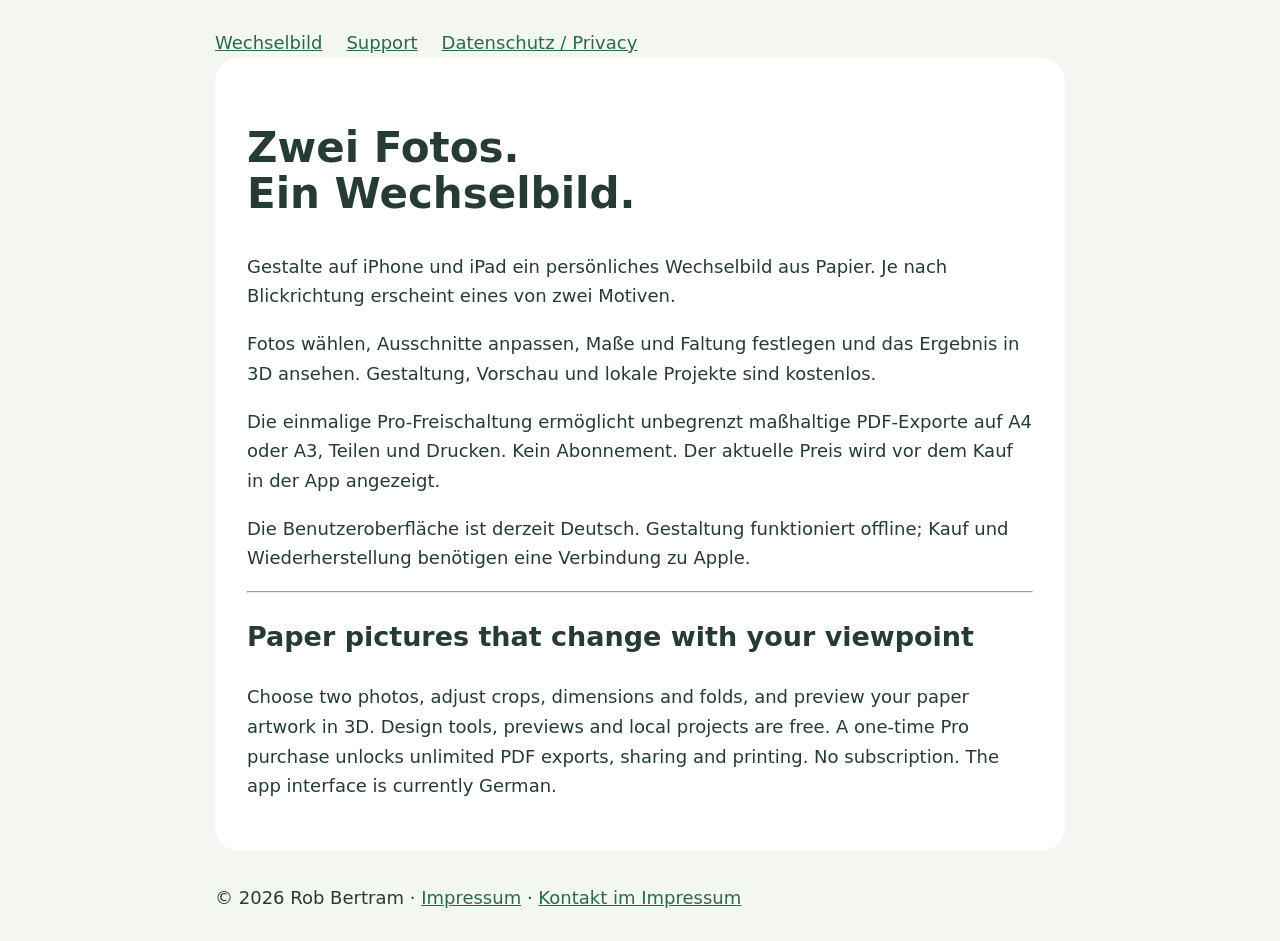
<file: wechselbild/index.html>
<!doctype html><html lang="de"><meta charset="utf-8"><meta name="viewport" content="width=device-width,initial-scale=1"><title>Papierkunst · Wechselbild</title><style>body{font:18px/1.65 system-ui;background:#f4f6f2;color:#243c32;margin:auto;max-width:850px;padding:28px}article{background:white;padding:32px;border-radius:24px}a{color:#286a4c}h1{font-size:42px;line-height:1.1}nav{display:flex;gap:24px;flex-wrap:wrap}footer{margin-top:32px}</style><nav><a href="/wechselbild/">Wechselbild</a><a href="/wechselbild/support/">Support</a><a href="/wechselbild/privacy/">Datenschutz / Privacy</a></nav><article><h1>Zwei Fotos.<br>Ein Wechselbild.</h1><p>Gestalte auf iPhone und iPad ein persönliches Wechselbild aus Papier. Je nach Blickrichtung erscheint eines von zwei Motiven.</p><p>Fotos wählen, Ausschnitte anpassen, Maße und Faltung festlegen und das Ergebnis in 3D ansehen. Gestaltung, Vorschau und lokale Projekte sind kostenlos.</p><p>Die einmalige Pro-Freischaltung ermöglicht unbegrenzt maßhaltige PDF-Exporte auf A4 oder A3, Teilen und Drucken. Kein Abonnement. Der aktuelle Preis wird vor dem Kauf in der App angezeigt.</p><p>Die Benutzeroberfläche ist derzeit Deutsch. Gestaltung funktioniert offline; Kauf und Wiederherstellung benötigen eine Verbindung zu Apple.</p><hr><h2>Paper pictures that change with your viewpoint</h2><p>Choose two photos, adjust crops, dimensions and folds, and preview your paper artwork in 3D. Design tools, previews and local projects are free. A one-time Pro purchase unlocks unlimited PDF exports, sharing and printing. No subscription. The app interface is currently German.</p></article><footer>© 2026 Rob Bertram · <a href="/impressum/">Impressum</a> · <a href="/impressum/">Kontakt im Impressum</a></footer></html>
</file>
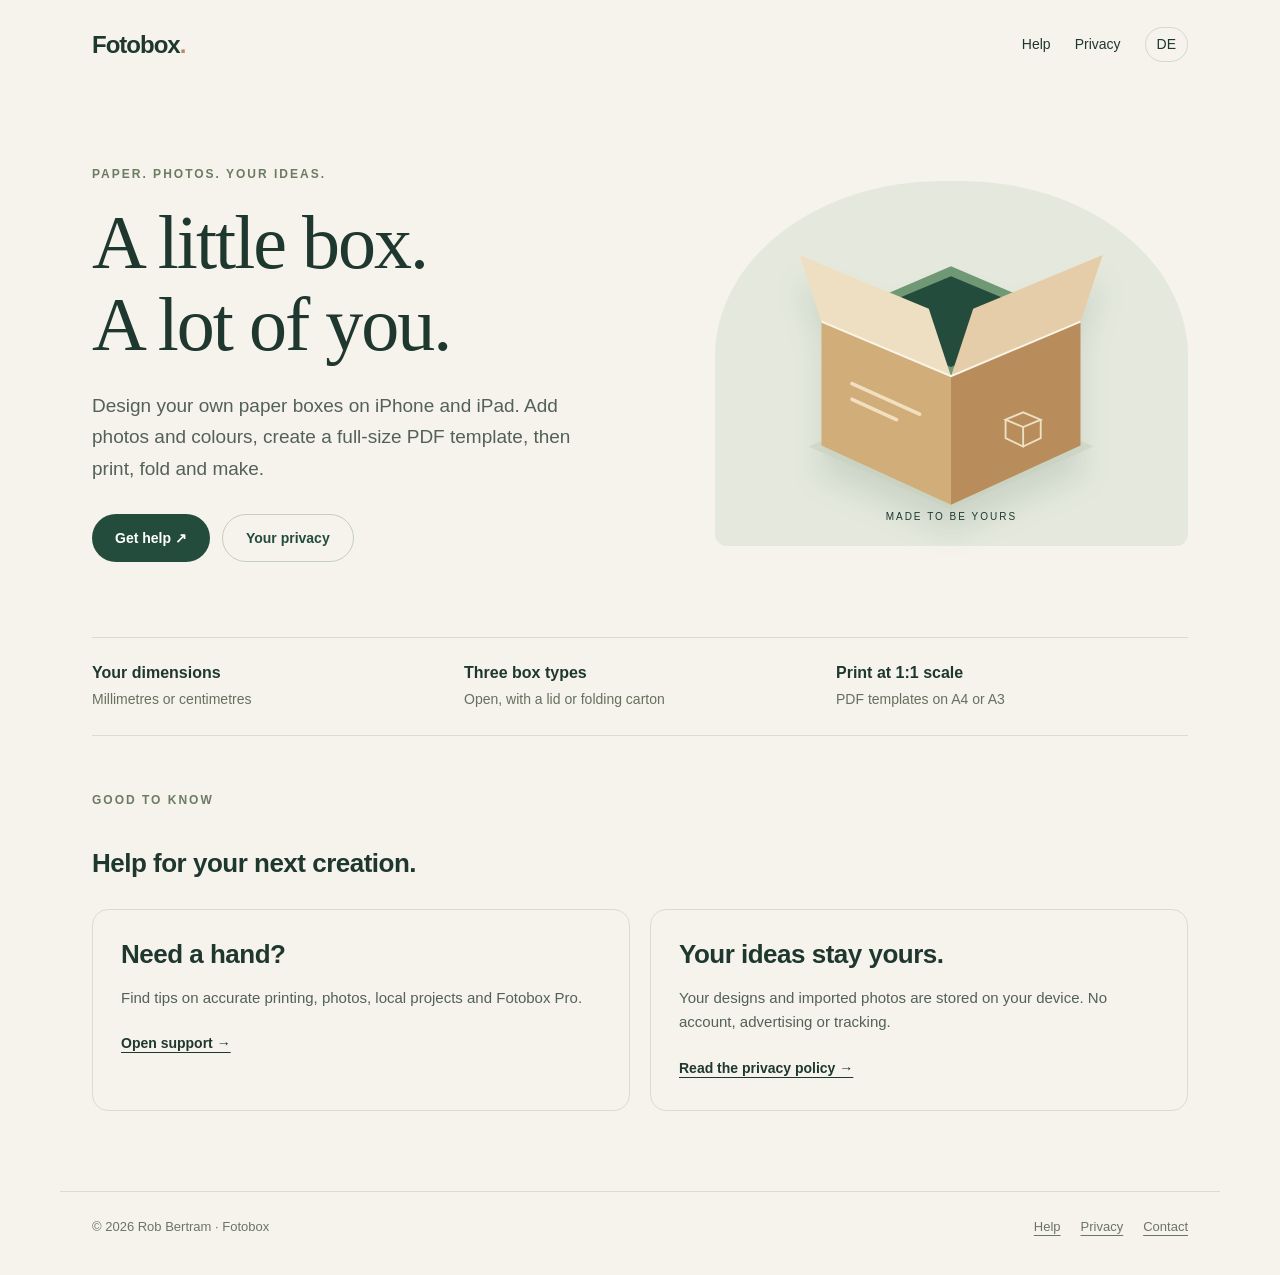
<file: faltmass/en/index.html>
<!doctype html><html lang="en"><head><meta charset="utf-8"><meta name="viewport" content="width=device-width,initial-scale=1"><meta name="theme-color" content="#244c3c"><meta name="description" content="Help and privacy information for Fotobox, the paper box designer for iPhone and iPad."><title>Paper boxes you design · Fotobox</title><link rel="stylesheet" href="/faltmass/style.css"><link rel="icon" href="/faltmass/favicon.svg" type="image/svg+xml"></head><body><header><a href="/faltmass/en/">Fotobox<span style="color:#b58d5e">.</span></a><nav aria-label="Main navigation"><a href="/faltmass/en/support/">Help</a><a href="/faltmass/en/privacy/">Privacy</a><a class="lang" href="/faltmass/" lang="de">DE</a></nav></header><main><section class="hero"><div><div class="eyebrow">Paper. Photos. Your ideas.</div><h1>A little box.<br>A lot of you.</h1><p class="lead">Design your own paper boxes on iPhone and iPad. Add photos and colours, create a full-size PDF template, then print, fold and make.</p><div class="actions"><a class="button" href="/faltmass/en/support/">Get help ↗</a><a class="button secondary" href="/faltmass/en/privacy/">Your privacy</a></div></div><div class="art"><svg viewBox="0 0 400 340" role="img" aria-label="Papierbox / Paper box"><path d="M46 260l154 68 154-68-154-68z" fill="#c9d1bf" opacity=".6"/><path d="M60 125l140 59 140-59-140-60z" fill="#719875"/><path d="M60 125v134l140 64V184z" fill="#d1ad79"/><path d="M200 184v139l140-64V125z" fill="#b88d5b"/><path d="M82 125l118 49 118-49-118-49z" fill="#244c3c"/><path d="M60 125l-24-72 140 58 24 73z" fill="#efdfc2"/><path d="M200 184l24-73 140-58-24 72z" fill="#e6cda9"/><path d="M60 125l140 59 140-59" fill="none" stroke="#faf5e9" stroke-width="2"/><path d="M93 192l73 33m-73-16l48 22" stroke="#fff5df" stroke-width="4" stroke-linecap="round" opacity=".7"/><path d="M259 231l19-8 19 8-19 8zm0 0v20l19 9v-21m19-8v20l-19 9" stroke="#ede1c4" fill="none" stroke-width="2"/></svg><small>Made to be yours</small></div></section><section class="strip"><div><b>Your dimensions</b><span>Millimetres or centimetres</span></div><div><b>Three box types</b><span>Open, with a lid or folding carton</span></div><div><b>Print at 1:1 scale</b><span>PDF templates on A4 or A3</span></div></section><div class="intro"><div class="eyebrow">Good to know</div><h2>Help for your next creation.</h2></div><section class="grid"><article class="panel"><h2>Need a hand?</h2><p>Find tips on accurate printing, photos, local projects and Fotobox Pro.</p><a href="/faltmass/en/support/">Open support →</a></article><article class="panel"><h2>Your ideas stay yours.</h2><p>Your designs and imported photos are stored on your device. No account, advertising or tracking.</p><a href="/faltmass/en/privacy/">Read the privacy policy →</a></article></section></main><footer><span>© 2026 Rob Bertram · Fotobox</span><div><a href="/faltmass/en/support/">Help</a><a href="/faltmass/en/privacy/">Privacy</a><a href="mailto:rob_bertram@icloud.com">Contact</a></div></footer></body></html>
</file>
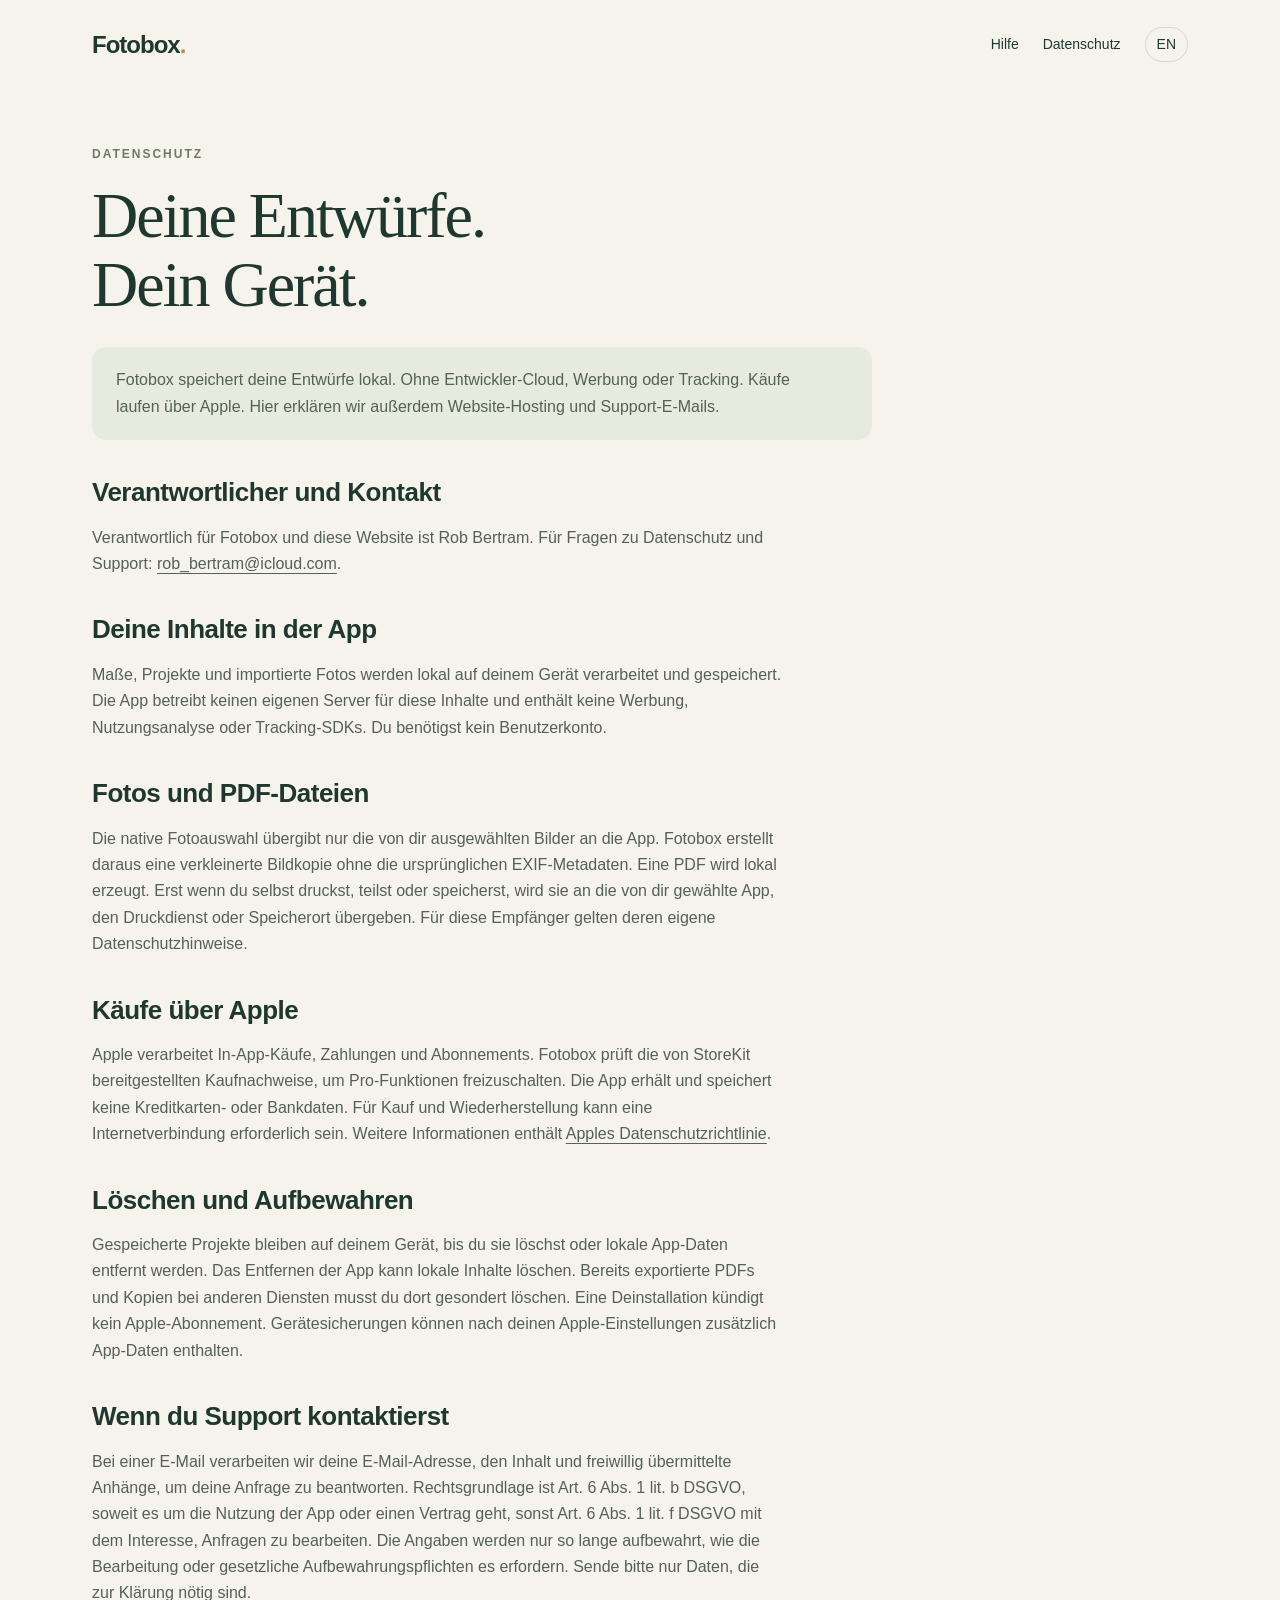
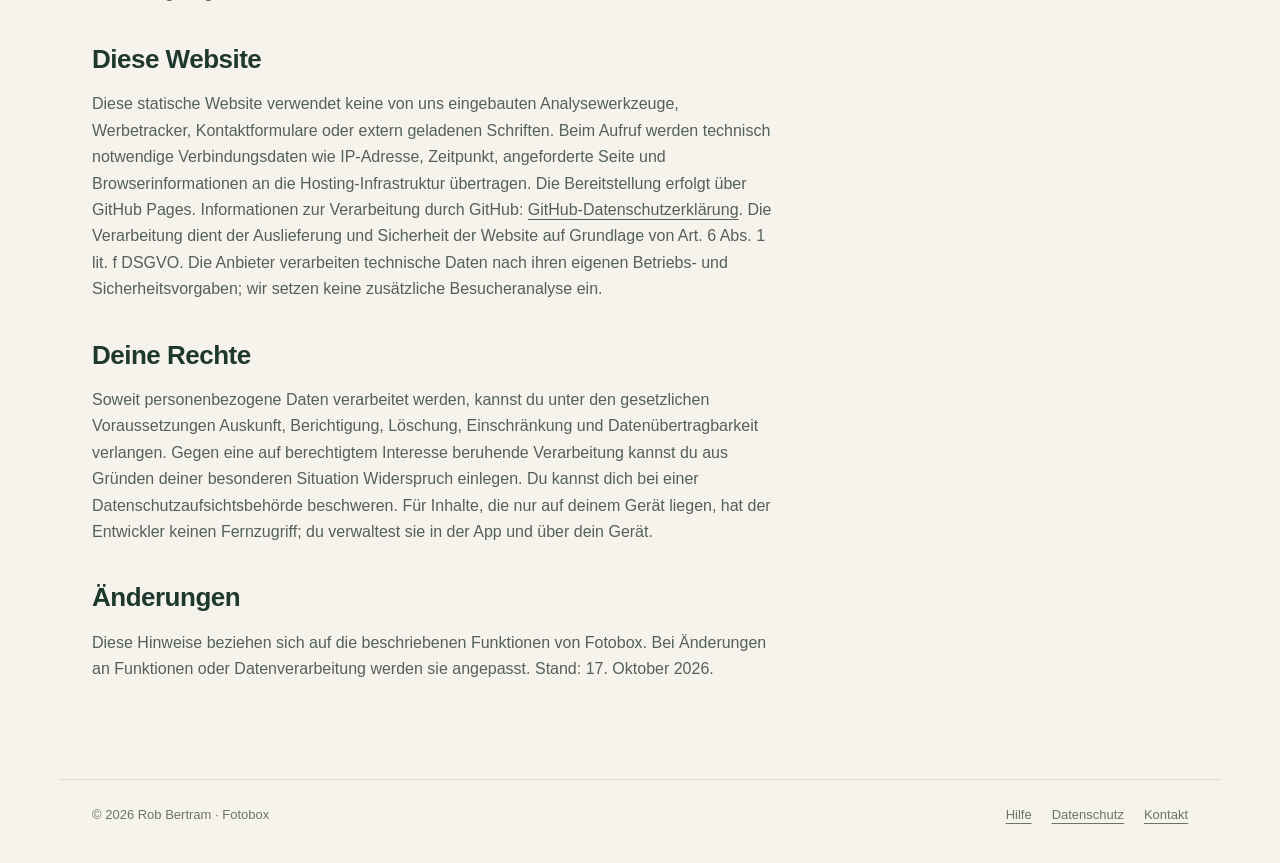
<file: faltmass/privacy/index.html>
<!doctype html><html lang="de"><head><meta charset="utf-8"><meta name="viewport" content="width=device-width,initial-scale=1"><meta name="theme-color" content="#244c3c"><meta name="description" content="Hilfe und Datenschutz für Fotobox. Papierboxen auf iPhone und iPad gestalten, als PDF ausdrucken und basteln."><title>Datenschutzerklärung · Fotobox</title><link rel="stylesheet" href="/faltmass/style.css"><link rel="icon" href="/faltmass/favicon.svg" type="image/svg+xml"></head><body><header><a href="/faltmass/">Fotobox<span style="color:#b58d5e">.</span></a><nav aria-label="Hauptnavigation"><a href="/faltmass/support/">Hilfe</a><a href="/faltmass/privacy/">Datenschutz</a><a class="lang" href="/faltmass/en/privacy/" lang="en">EN</a></nav></header><main><article class="prose"><div class="eyebrow">Datenschutz</div><h1>Deine Entwürfe.<br>Dein Gerät.</h1><div class="notice"><p>Fotobox speichert deine Entwürfe lokal. Ohne Entwickler-Cloud, Werbung oder Tracking. Käufe laufen über Apple. Hier erklären wir außerdem Website-Hosting und Support-E-Mails.</p></div><h2>Verantwortlicher und Kontakt</h2><p>Verantwortlich für Fotobox und diese Website ist Rob Bertram. Für Fragen zu Datenschutz und Support: <a href="mailto:rob_bertram@icloud.com">rob_bertram@icloud.com</a>.</p><h2>Deine Inhalte in der App</h2><p>Maße, Projekte und importierte Fotos werden lokal auf deinem Gerät verarbeitet und gespeichert. Die App betreibt keinen eigenen Server für diese Inhalte und enthält keine Werbung, Nutzungsanalyse oder Tracking-SDKs. Du benötigst kein Benutzerkonto.</p><h2>Fotos und PDF-Dateien</h2><p>Die native Fotoauswahl übergibt nur die von dir ausgewählten Bilder an die App. Fotobox erstellt daraus eine verkleinerte Bildkopie ohne die ursprünglichen EXIF-Metadaten. Eine PDF wird lokal erzeugt. Erst wenn du selbst druckst, teilst oder speicherst, wird sie an die von dir gewählte App, den Druckdienst oder Speicherort übergeben. Für diese Empfänger gelten deren eigene Datenschutzhinweise.</p><h2>Käufe über Apple</h2><p>Apple verarbeitet In-App-Käufe, Zahlungen und Abonnements. Fotobox prüft die von StoreKit bereitgestellten Kaufnachweise, um Pro-Funktionen freizuschalten. Die App erhält und speichert keine Kreditkarten- oder Bankdaten. Für Kauf und Wiederherstellung kann eine Internetverbindung erforderlich sein. Weitere Informationen enthält <a href="https://www.apple.com/legal/privacy/">Apples Datenschutzrichtlinie</a>.</p><h2>Löschen und Aufbewahren</h2><p>Gespeicherte Projekte bleiben auf deinem Gerät, bis du sie löschst oder lokale App-Daten entfernt werden. Das Entfernen der App kann lokale Inhalte löschen. Bereits exportierte PDFs und Kopien bei anderen Diensten musst du dort gesondert löschen. Eine Deinstallation kündigt kein Apple-Abonnement. Gerätesicherungen können nach deinen Apple-Einstellungen zusätzlich App-Daten enthalten.</p><h2>Wenn du Support kontaktierst</h2><p>Bei einer E-Mail verarbeiten wir deine E-Mail-Adresse, den Inhalt und freiwillig übermittelte Anhänge, um deine Anfrage zu beantworten. Rechtsgrundlage ist Art. 6 Abs. 1 lit. b DSGVO, soweit es um die Nutzung der App oder einen Vertrag geht, sonst Art. 6 Abs. 1 lit. f DSGVO mit dem Interesse, Anfragen zu bearbeiten. Die Angaben werden nur so lange aufbewahrt, wie die Bearbeitung oder gesetzliche Aufbewahrungspflichten es erfordern. Sende bitte nur Daten, die zur Klärung nötig sind.</p><h2>Diese Website</h2><p>Diese statische Website verwendet keine von uns eingebauten Analysewerkzeuge, Werbetracker, Kontaktformulare oder extern geladenen Schriften. Beim Aufruf werden technisch notwendige Verbindungsdaten wie IP-Adresse, Zeitpunkt, angeforderte Seite und Browserinformationen an die Hosting-Infrastruktur übertragen. Die Bereitstellung erfolgt über GitHub Pages. Informationen zur Verarbeitung durch GitHub: <a href="https://docs.github.com/en/site-policy/privacy-policies/github-general-privacy-statement">GitHub-Datenschutzerklärung</a>. Die Verarbeitung dient der Auslieferung und Sicherheit der Website auf Grundlage von Art. 6 Abs. 1 lit. f DSGVO. Die Anbieter verarbeiten technische Daten nach ihren eigenen Betriebs- und Sicherheitsvorgaben; wir setzen keine zusätzliche Besucheranalyse ein.</p><h2>Deine Rechte</h2><p>Soweit personenbezogene Daten verarbeitet werden, kannst du unter den gesetzlichen Voraussetzungen Auskunft, Berichtigung, Löschung, Einschränkung und Datenübertragbarkeit verlangen. Gegen eine auf berechtigtem Interesse beruhende Verarbeitung kannst du aus Gründen deiner besonderen Situation Widerspruch einlegen. Du kannst dich bei einer Datenschutzaufsichtsbehörde beschweren. Für Inhalte, die nur auf deinem Gerät liegen, hat der Entwickler keinen Fernzugriff; du verwaltest sie in der App und über dein Gerät.</p><h2>Änderungen</h2><p>Diese Hinweise beziehen sich auf die beschriebenen Funktionen von Fotobox. Bei Änderungen an Funktionen oder Datenverarbeitung werden sie angepasst. Stand: 17. Oktober 2026.</p></article></main><footer><span>© 2026 Rob Bertram · Fotobox</span><div><a href="/faltmass/support/">Hilfe</a><a href="/faltmass/privacy/">Datenschutz</a><a href="mailto:rob_bertram@icloud.com">Kontakt</a></div></footer></body></html>
</file>
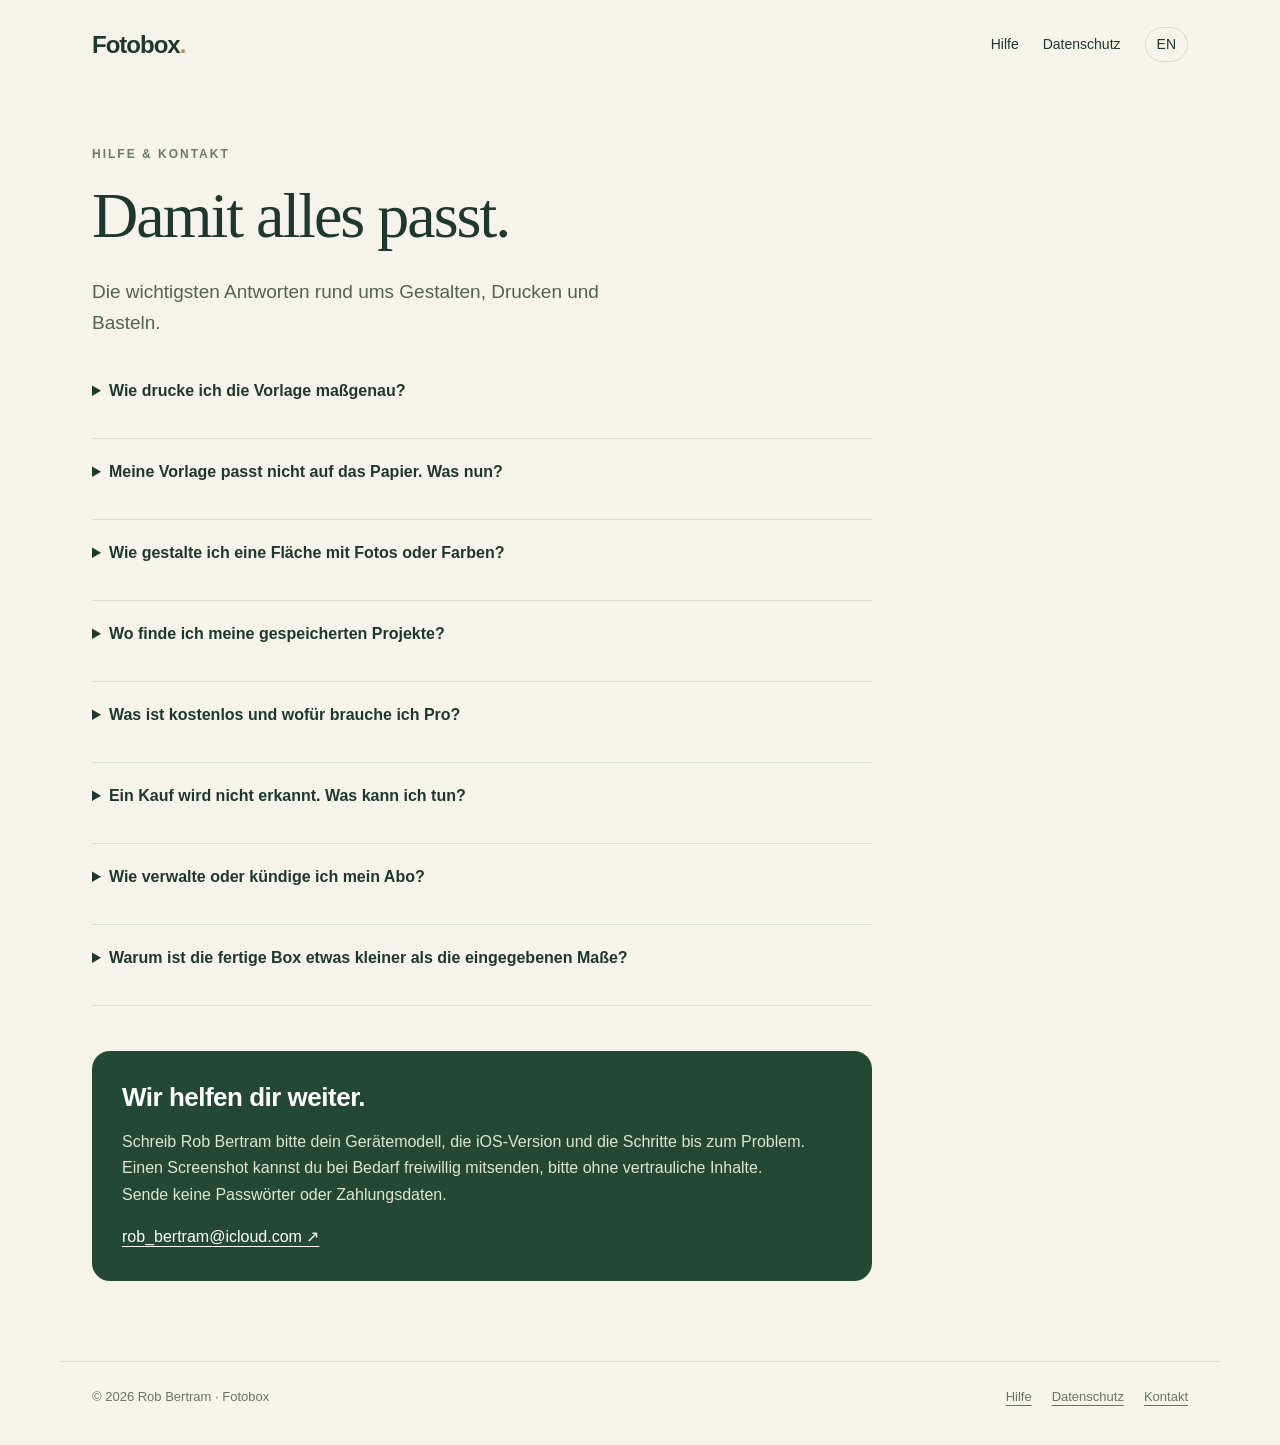
<file: faltmass/support/index.html>
<!doctype html><html lang="de"><head><meta charset="utf-8"><meta name="viewport" content="width=device-width,initial-scale=1"><meta name="theme-color" content="#244c3c"><meta name="description" content="Hilfe und Datenschutz für Fotobox. Papierboxen auf iPhone und iPad gestalten, als PDF ausdrucken und basteln."><title>Hilfe &amp; Support · Fotobox</title><link rel="stylesheet" href="/faltmass/style.css"><link rel="icon" href="/faltmass/favicon.svg" type="image/svg+xml"></head><body><header><a href="/faltmass/">Fotobox<span style="color:#b58d5e">.</span></a><nav aria-label="Hauptnavigation"><a href="/faltmass/support/">Hilfe</a><a href="/faltmass/privacy/">Datenschutz</a><a class="lang" href="/faltmass/en/support/" lang="en">EN</a></nav></header><main><article class="prose"><div class="eyebrow">Hilfe & Kontakt</div><h1>Damit alles passt.</h1><p class="lead">Die wichtigsten Antworten rund ums Gestalten, Drucken und Basteln.</p><details><summary>Wie drucke ich die Vorlage maßgenau?</summary><p>Exportiere die PDF und wähle im Druckdialog „Tatsächliche Größe“ oder 100 %. Deaktiviere „An Seite anpassen“. Miss anschließend die Kontrolllinie: Sie muss genau 50 mm lang sein.</p></details><details><summary>Meine Vorlage passt nicht auf das Papier. Was nun?</summary><p>Wähle A3 statt A4 oder reduziere die Boxmaße. Boden und separater Deckel werden zusammen auf einem Bogen angeordnet, wenn genügend Platz ist; andernfalls auf zwei Bögen. Die Vorlage wird nicht stillschweigend verkleinert.</p></details><details><summary>Wie gestalte ich eine Fläche mit Fotos oder Farben?</summary><p>Öffne „Box gestalten“, drehe die Box und wähle eine Fläche. Wähle anschließend Farbe oder Bild. Importierte Bilder kannst du im Ausschnitt verschieben, vergrößern und drehen.</p></details><details><summary>Wo finde ich meine gespeicherten Projekte?</summary><p>Unter „Projekte“ kannst du gespeicherte Entwürfe öffnen, bearbeiten oder duplizieren. Projekte liegen lokal auf dem Gerät. Eine Deinstallation kann diese Daten löschen; exportiere wichtige Vorlagen vorher.</p></details><details><summary>Was ist kostenlos und wofür brauche ich Pro?</summary><p>Maßeingabe, Gestaltung, Vorschau und Projekte sind kostenlos. Fotobox Pro schaltet den PDF-Export frei. Die aktuell verfügbaren Kaufoptionen und Preise zeigt die App vor dem Kauf an.</p></details><details><summary>Ein Kauf wird nicht erkannt. Was kann ich tun?</summary><p>Verwende denselben Apple-Account wie beim Kauf und wähle in der App „Käufe wiederherstellen“. Für Kauf und Wiederherstellung ist eine Internetverbindung nötig. Ausstehende oder noch nicht bestätigte Käufe können erst nach Apples Bestätigung freigeschaltet werden.</p></details><details><summary>Wie verwalte oder kündige ich mein Abo?</summary><p>Öffne auf deinem Gerät Einstellungen → dein Name → Abonnements und wähle Fotobox. Das Löschen der App kündigt kein Abo. Ein Einmalkauf ist kein Abonnement.</p></details><details><summary>Warum ist die fertige Box etwas kleiner als die eingegebenen Maße?</summary><p>Die Maße gelten zwischen den Faltlinien. Die fertigen Innenmaße hängen von Papier- bzw. Kartonstärke, Faltung und Klebung ab. Teste die Passform zuerst mit einem einfachen Papiermuster.</p></details><section class="contact"><h2>Wir helfen dir weiter.</h2><p>Schreib Rob Bertram bitte dein Gerätemodell, die iOS-Version und die Schritte bis zum Problem. Einen Screenshot kannst du bei Bedarf freiwillig mitsenden, bitte ohne vertrauliche Inhalte. Sende keine Passwörter oder Zahlungsdaten.</p><a href="mailto:rob_bertram@icloud.com?subject=Fotobox%20Support">rob_bertram@icloud.com ↗</a></section></article></main><footer><span>© 2026 Rob Bertram · Fotobox</span><div><a href="/faltmass/support/">Hilfe</a><a href="/faltmass/privacy/">Datenschutz</a><a href="mailto:rob_bertram@icloud.com">Kontakt</a></div></footer></body></html>
</file>
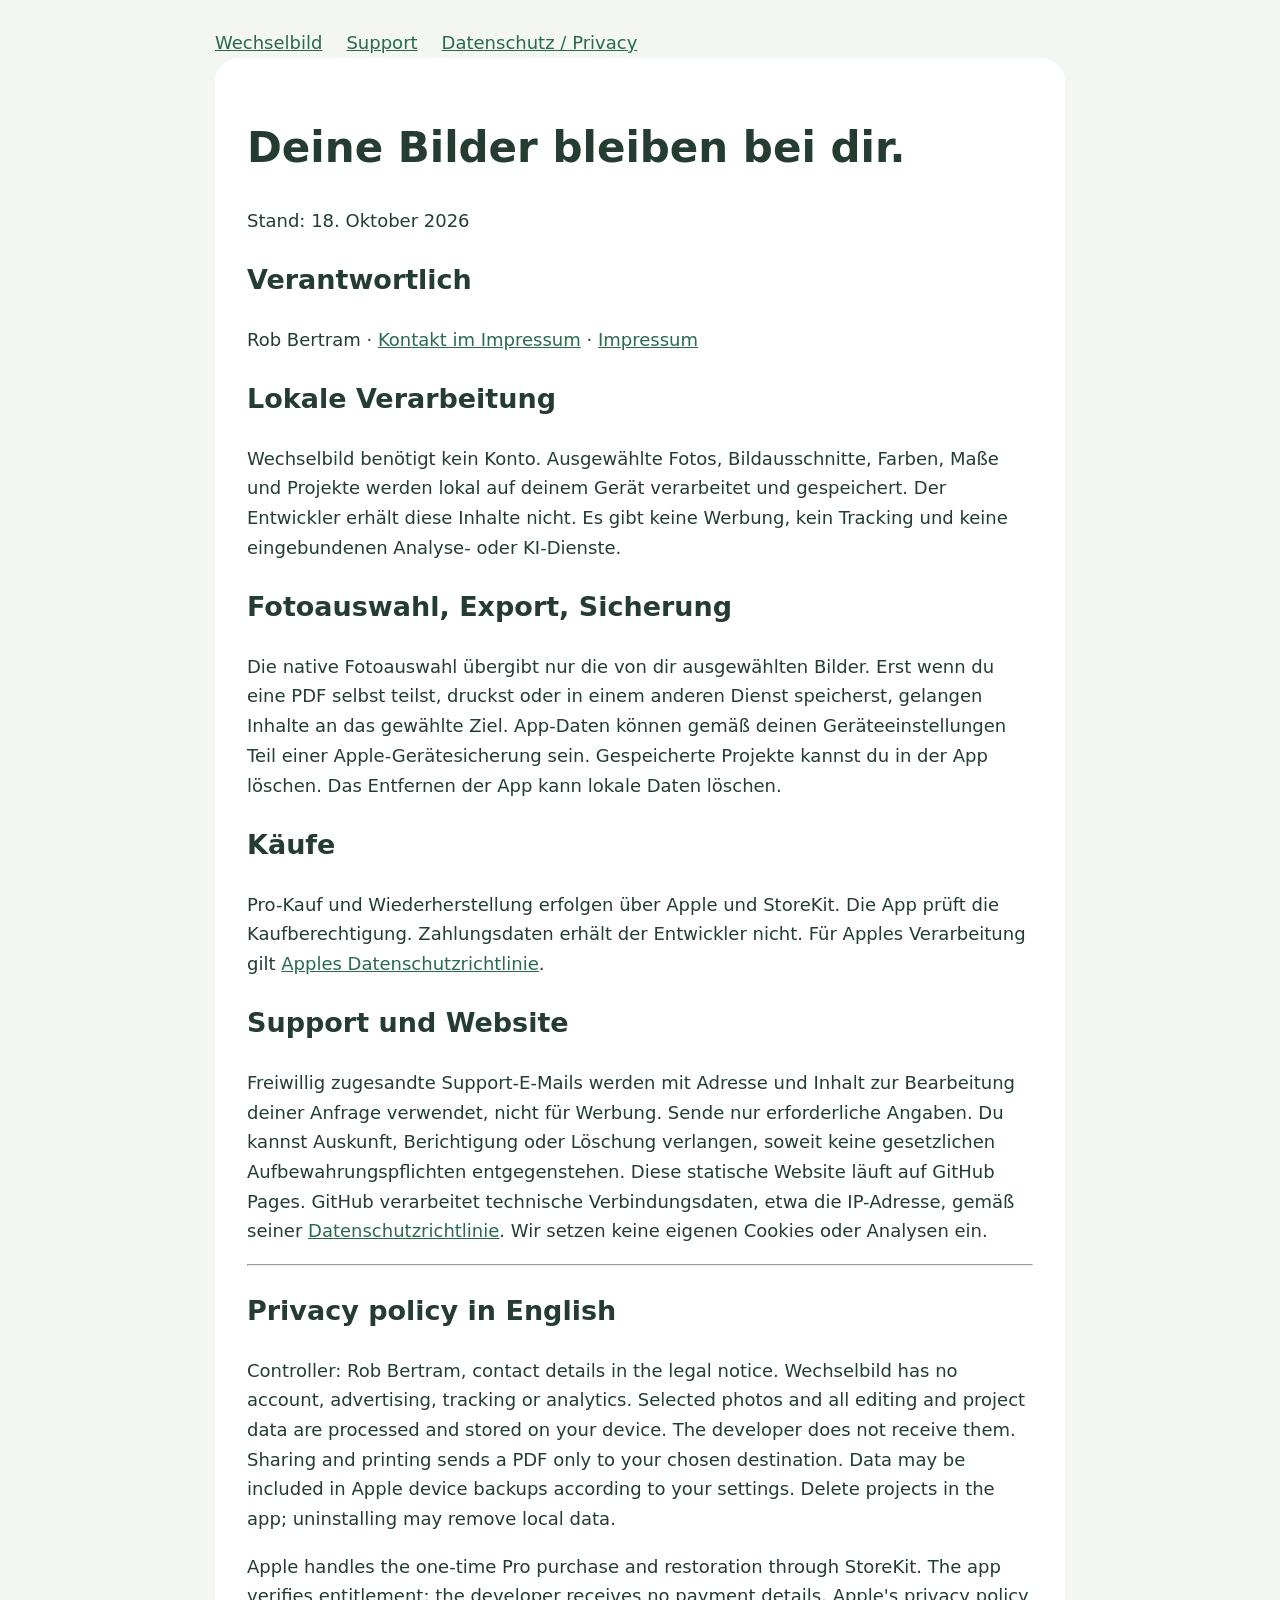
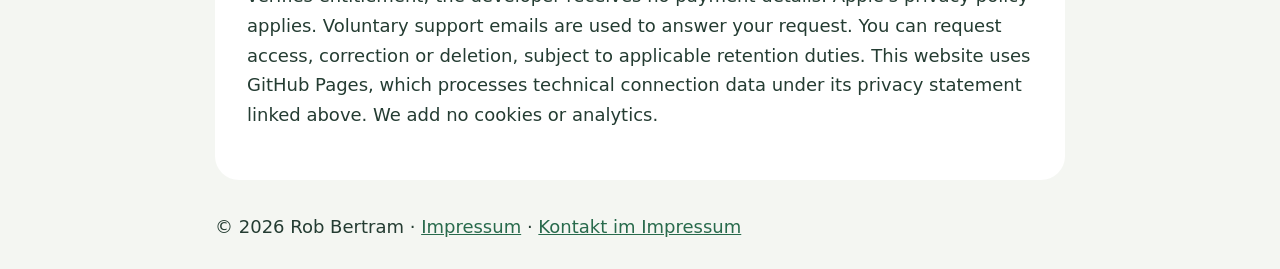
<file: wechselbild/privacy/index.html>
<!doctype html><html lang="de"><meta charset="utf-8"><meta name="viewport" content="width=device-width,initial-scale=1"><title>Datenschutz / Privacy · Wechselbild</title><style>body{font:18px/1.65 system-ui;background:#f4f6f2;color:#243c32;margin:auto;max-width:850px;padding:28px}article{background:white;padding:32px;border-radius:24px}a{color:#286a4c}h1{font-size:42px;line-height:1.1}nav{display:flex;gap:24px;flex-wrap:wrap}footer{margin-top:32px}</style><nav><a href="/wechselbild/">Wechselbild</a><a href="/wechselbild/support/">Support</a><a href="/wechselbild/privacy/">Datenschutz / Privacy</a></nav><article><h1>Deine Bilder bleiben bei dir.</h1><p>Stand: 18. Oktober 2026</p><h2>Verantwortlich</h2><p>Rob Bertram · <a href="/impressum/">Kontakt im Impressum</a> · <a href="/impressum/">Impressum</a></p><h2>Lokale Verarbeitung</h2><p>Wechselbild benötigt kein Konto. Ausgewählte Fotos, Bildausschnitte, Farben, Maße und Projekte werden lokal auf deinem Gerät verarbeitet und gespeichert. Der Entwickler erhält diese Inhalte nicht. Es gibt keine Werbung, kein Tracking und keine eingebundenen Analyse- oder KI-Dienste.</p><h2>Fotoauswahl, Export, Sicherung</h2><p>Die native Fotoauswahl übergibt nur die von dir ausgewählten Bilder. Erst wenn du eine PDF selbst teilst, druckst oder in einem anderen Dienst speicherst, gelangen Inhalte an das gewählte Ziel. App-Daten können gemäß deinen Geräteeinstellungen Teil einer Apple-Gerätesicherung sein. Gespeicherte Projekte kannst du in der App löschen. Das Entfernen der App kann lokale Daten löschen.</p><h2>Käufe</h2><p>Pro-Kauf und Wiederherstellung erfolgen über Apple und StoreKit. Die App prüft die Kaufberechtigung. Zahlungsdaten erhält der Entwickler nicht. Für Apples Verarbeitung gilt <a href="https://www.apple.com/legal/privacy/">Apples Datenschutzrichtlinie</a>.</p><h2>Support und Website</h2><p>Freiwillig zugesandte Support-E-Mails werden mit Adresse und Inhalt zur Bearbeitung deiner Anfrage verwendet, nicht für Werbung. Sende nur erforderliche Angaben. Du kannst Auskunft, Berichtigung oder Löschung verlangen, soweit keine gesetzlichen Aufbewahrungspflichten entgegenstehen. Diese statische Website läuft auf GitHub Pages. GitHub verarbeitet technische Verbindungsdaten, etwa die IP-Adresse, gemäß seiner <a href="https://docs.github.com/en/site-policy/privacy-policies/github-general-privacy-statement">Datenschutzrichtlinie</a>. Wir setzen keine eigenen Cookies oder Analysen ein.</p><hr><h2>Privacy policy in English</h2><p>Controller: Rob Bertram, contact details in the legal notice. Wechselbild has no account, advertising, tracking or analytics. Selected photos and all editing and project data are processed and stored on your device. The developer does not receive them. Sharing and printing sends a PDF only to your chosen destination. Data may be included in Apple device backups according to your settings. Delete projects in the app; uninstalling may remove local data.</p><p>Apple handles the one-time Pro purchase and restoration through StoreKit. The app verifies entitlement; the developer receives no payment details. Apple's privacy policy applies. Voluntary support emails are used to answer your request. You can request access, correction or deletion, subject to applicable retention duties. This website uses GitHub Pages, which processes technical connection data under its privacy statement linked above. We add no cookies or analytics.</p></article><footer>© 2026 Rob Bertram · <a href="/impressum/">Impressum</a> · <a href="/impressum/">Kontakt im Impressum</a></footer></html>
</file>
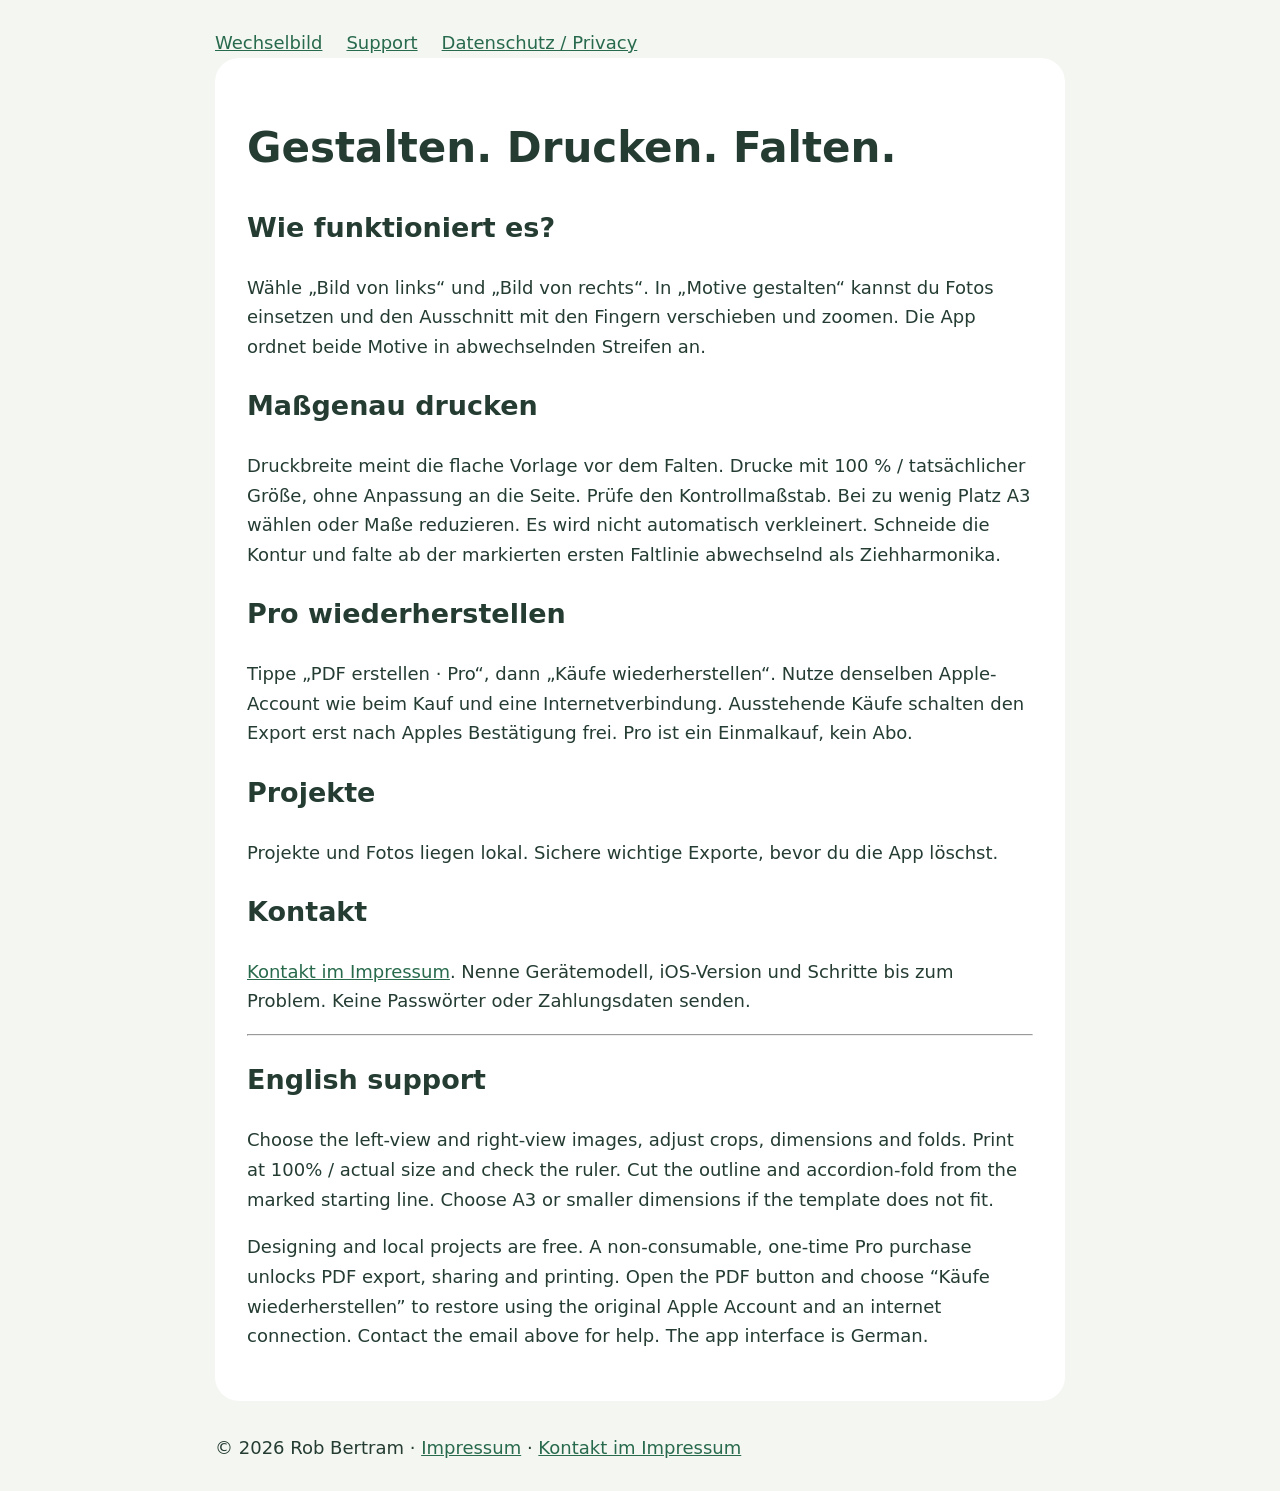
<file: wechselbild/support/index.html>
<!doctype html><html lang="de"><meta charset="utf-8"><meta name="viewport" content="width=device-width,initial-scale=1"><title>Support · Wechselbild</title><style>body{font:18px/1.65 system-ui;background:#f4f6f2;color:#243c32;margin:auto;max-width:850px;padding:28px}article{background:white;padding:32px;border-radius:24px}a{color:#286a4c}h1{font-size:42px;line-height:1.1}nav{display:flex;gap:24px;flex-wrap:wrap}footer{margin-top:32px}</style><nav><a href="/wechselbild/">Wechselbild</a><a href="/wechselbild/support/">Support</a><a href="/wechselbild/privacy/">Datenschutz / Privacy</a></nav><article><h1>Gestalten. Drucken. Falten.</h1><h2>Wie funktioniert es?</h2><p>Wähle „Bild von links“ und „Bild von rechts“. In „Motive gestalten“ kannst du Fotos einsetzen und den Ausschnitt mit den Fingern verschieben und zoomen. Die App ordnet beide Motive in abwechselnden Streifen an.</p><h2>Maßgenau drucken</h2><p>Druckbreite meint die flache Vorlage vor dem Falten. Drucke mit 100 % / tatsächlicher Größe, ohne Anpassung an die Seite. Prüfe den Kontrollmaßstab. Bei zu wenig Platz A3 wählen oder Maße reduzieren. Es wird nicht automatisch verkleinert. Schneide die Kontur und falte ab der markierten ersten Faltlinie abwechselnd als Ziehharmonika.</p><h2>Pro wiederherstellen</h2><p>Tippe „PDF erstellen · Pro“, dann „Käufe wiederherstellen“. Nutze denselben Apple-Account wie beim Kauf und eine Internetverbindung. Ausstehende Käufe schalten den Export erst nach Apples Bestätigung frei. Pro ist ein Einmalkauf, kein Abo.</p><h2>Projekte</h2><p>Projekte und Fotos liegen lokal. Sichere wichtige Exporte, bevor du die App löschst.</p><h2>Kontakt</h2><p><a href="/impressum/">Kontakt im Impressum</a>. Nenne Gerätemodell, iOS-Version und Schritte bis zum Problem. Keine Passwörter oder Zahlungsdaten senden.</p><hr><h2>English support</h2><p>Choose the left-view and right-view images, adjust crops, dimensions and folds. Print at 100% / actual size and check the ruler. Cut the outline and accordion-fold from the marked starting line. Choose A3 or smaller dimensions if the template does not fit.</p><p>Designing and local projects are free. A non-consumable, one-time Pro purchase unlocks PDF export, sharing and printing. Open the PDF button and choose “Käufe wiederherstellen” to restore using the original Apple Account and an internet connection. Contact the email above for help. The app interface is German.</p></article><footer>© 2026 Rob Bertram · <a href="/impressum/">Impressum</a> · <a href="/impressum/">Kontakt im Impressum</a></footer></html>
</file>
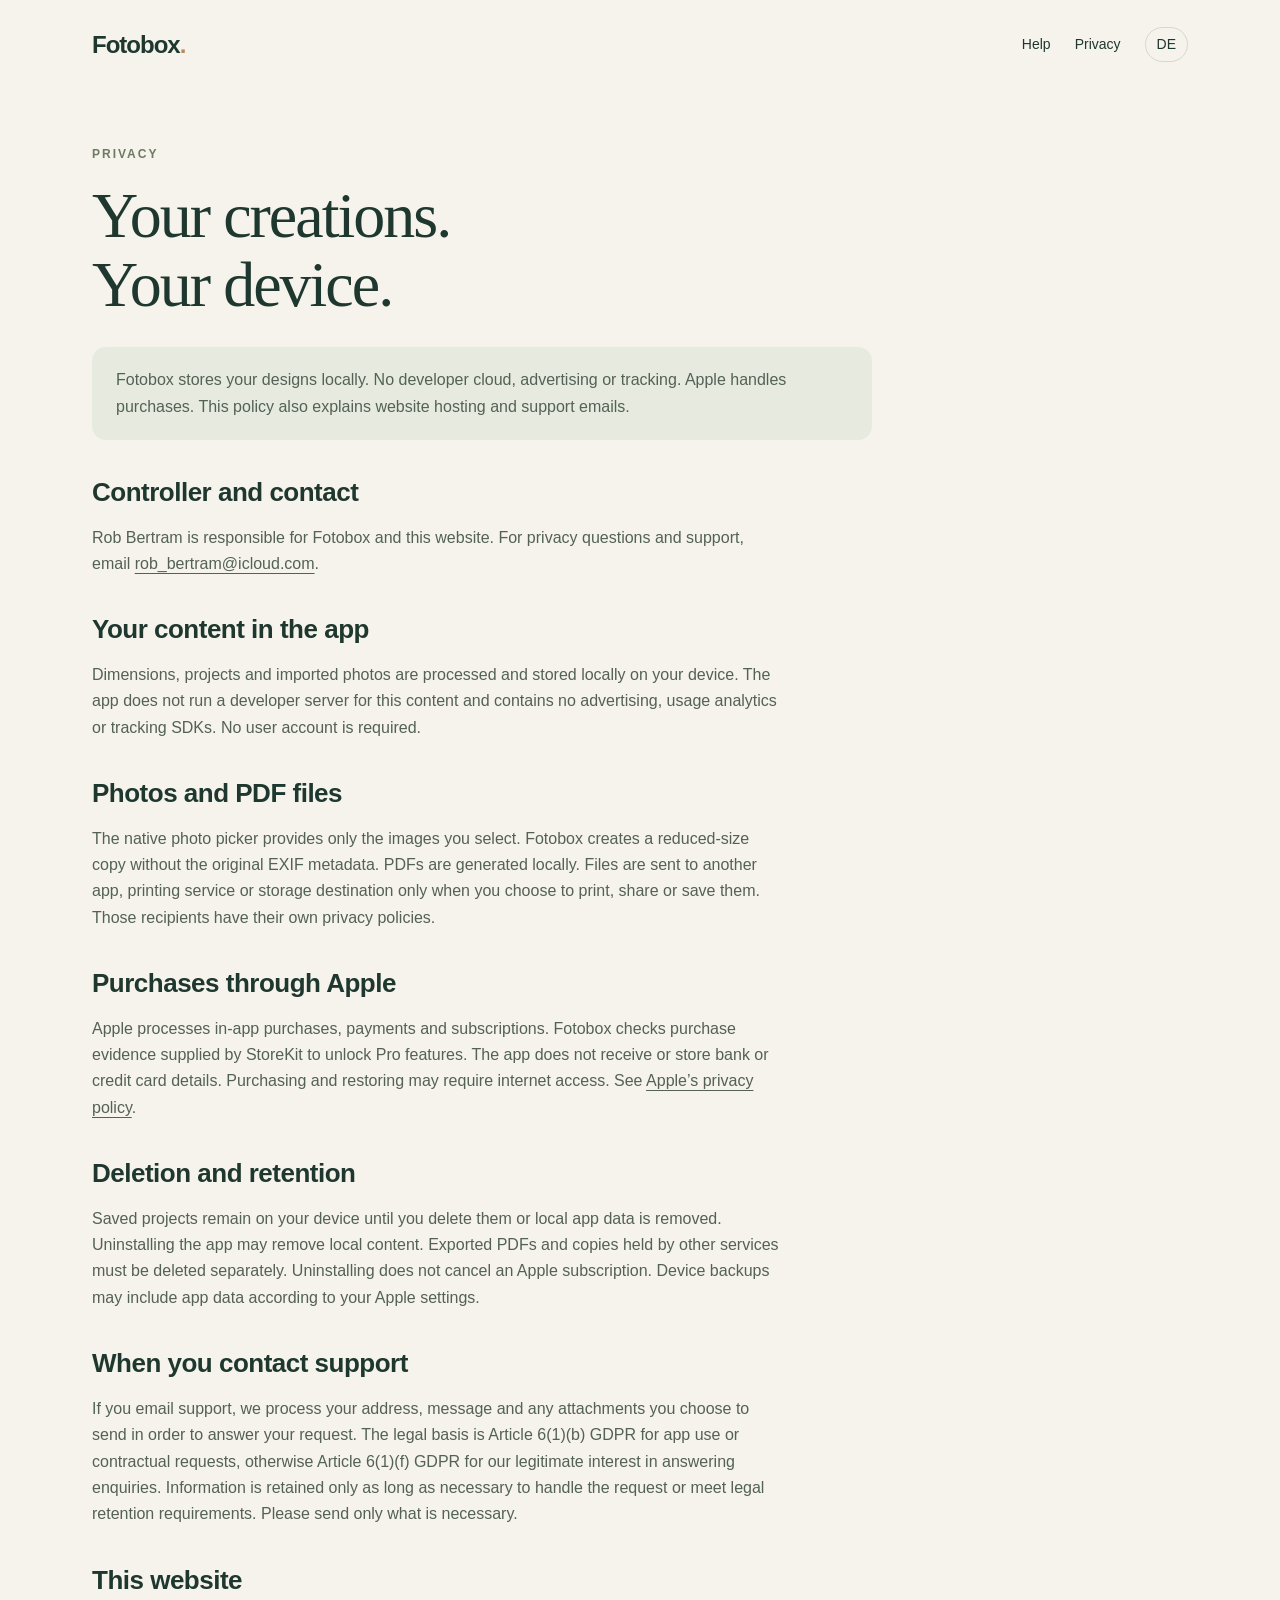
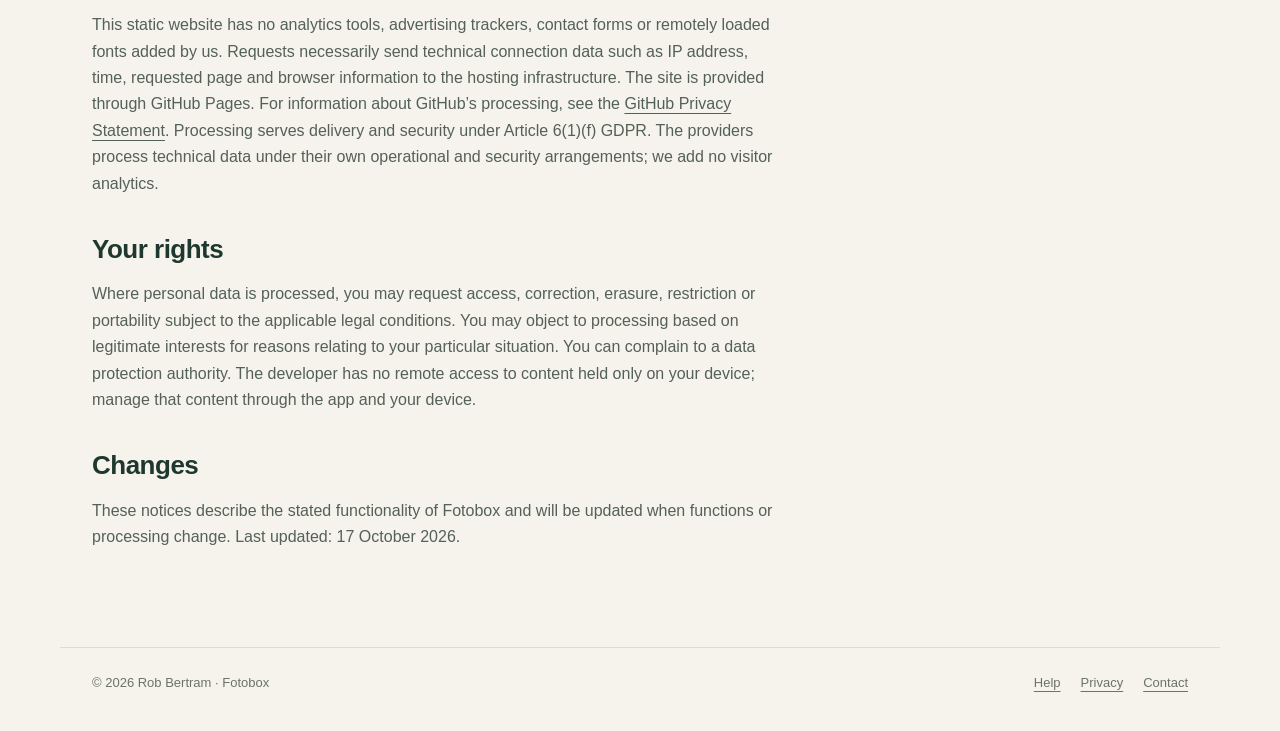
<file: faltmass/en/privacy/index.html>
<!doctype html><html lang="en"><head><meta charset="utf-8"><meta name="viewport" content="width=device-width,initial-scale=1"><meta name="theme-color" content="#244c3c"><meta name="description" content="Help and privacy information for Fotobox, the paper box designer for iPhone and iPad."><title>Privacy policy · Fotobox</title><link rel="stylesheet" href="/faltmass/style.css"><link rel="icon" href="/faltmass/favicon.svg" type="image/svg+xml"></head><body><header><a href="/faltmass/en/">Fotobox<span style="color:#b58d5e">.</span></a><nav aria-label="Main navigation"><a href="/faltmass/en/support/">Help</a><a href="/faltmass/en/privacy/">Privacy</a><a class="lang" href="/faltmass/privacy/" lang="de">DE</a></nav></header><main><article class="prose"><div class="eyebrow">Privacy</div><h1>Your creations.<br>Your device.</h1><div class="notice"><p>Fotobox stores your designs locally. No developer cloud, advertising or tracking. Apple handles purchases. This policy also explains website hosting and support emails.</p></div><h2>Controller and contact</h2><p>Rob Bertram is responsible for Fotobox and this website. For privacy questions and support, email <a href="mailto:rob_bertram@icloud.com">rob_bertram@icloud.com</a>.</p><h2>Your content in the app</h2><p>Dimensions, projects and imported photos are processed and stored locally on your device. The app does not run a developer server for this content and contains no advertising, usage analytics or tracking SDKs. No user account is required.</p><h2>Photos and PDF files</h2><p>The native photo picker provides only the images you select. Fotobox creates a reduced-size copy without the original EXIF metadata. PDFs are generated locally. Files are sent to another app, printing service or storage destination only when you choose to print, share or save them. Those recipients have their own privacy policies.</p><h2>Purchases through Apple</h2><p>Apple processes in-app purchases, payments and subscriptions. Fotobox checks purchase evidence supplied by StoreKit to unlock Pro features. The app does not receive or store bank or credit card details. Purchasing and restoring may require internet access. See <a href="https://www.apple.com/legal/privacy/">Apple’s privacy policy</a>.</p><h2>Deletion and retention</h2><p>Saved projects remain on your device until you delete them or local app data is removed. Uninstalling the app may remove local content. Exported PDFs and copies held by other services must be deleted separately. Uninstalling does not cancel an Apple subscription. Device backups may include app data according to your Apple settings.</p><h2>When you contact support</h2><p>If you email support, we process your address, message and any attachments you choose to send in order to answer your request. The legal basis is Article 6(1)(b) GDPR for app use or contractual requests, otherwise Article 6(1)(f) GDPR for our legitimate interest in answering enquiries. Information is retained only as long as necessary to handle the request or meet legal retention requirements. Please send only what is necessary.</p><h2>This website</h2><p>This static website has no analytics tools, advertising trackers, contact forms or remotely loaded fonts added by us. Requests necessarily send technical connection data such as IP address, time, requested page and browser information to the hosting infrastructure. The site is provided through GitHub Pages. For information about GitHub’s processing, see the <a href="https://docs.github.com/en/site-policy/privacy-policies/github-general-privacy-statement">GitHub Privacy Statement</a>. Processing serves delivery and security under Article 6(1)(f) GDPR. The providers process technical data under their own operational and security arrangements; we add no visitor analytics.</p><h2>Your rights</h2><p>Where personal data is processed, you may request access, correction, erasure, restriction or portability subject to the applicable legal conditions. You may object to processing based on legitimate interests for reasons relating to your particular situation. You can complain to a data protection authority. The developer has no remote access to content held only on your device; manage that content through the app and your device.</p><h2>Changes</h2><p>These notices describe the stated functionality of Fotobox and will be updated when functions or processing change. Last updated: 17 October 2026.</p></article></main><footer><span>© 2026 Rob Bertram · Fotobox</span><div><a href="/faltmass/en/support/">Help</a><a href="/faltmass/en/privacy/">Privacy</a><a href="mailto:rob_bertram@icloud.com">Contact</a></div></footer></body></html>
</file>
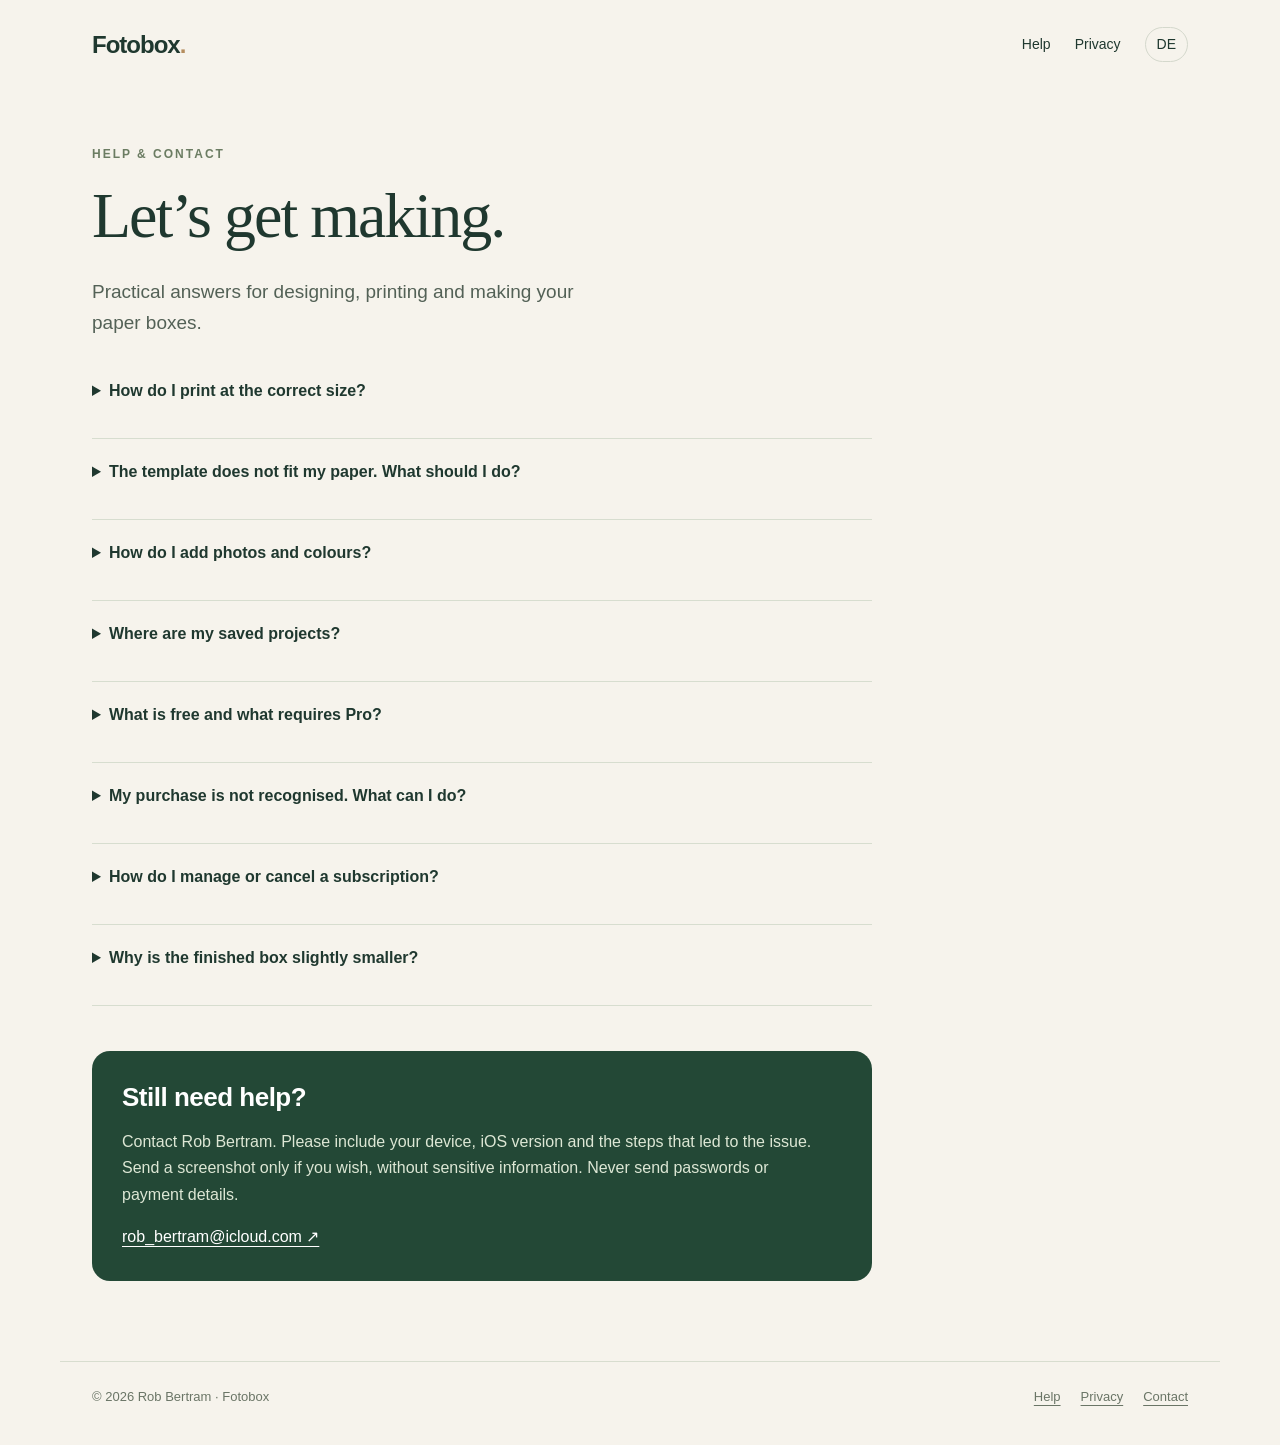
<file: faltmass/en/support/index.html>
<!doctype html><html lang="en"><head><meta charset="utf-8"><meta name="viewport" content="width=device-width,initial-scale=1"><meta name="theme-color" content="#244c3c"><meta name="description" content="Help and privacy information for Fotobox, the paper box designer for iPhone and iPad."><title>Help &amp; support · Fotobox</title><link rel="stylesheet" href="/faltmass/style.css"><link rel="icon" href="/faltmass/favicon.svg" type="image/svg+xml"></head><body><header><a href="/faltmass/en/">Fotobox<span style="color:#b58d5e">.</span></a><nav aria-label="Main navigation"><a href="/faltmass/en/support/">Help</a><a href="/faltmass/en/privacy/">Privacy</a><a class="lang" href="/faltmass/support/" lang="de">DE</a></nav></header><main><article class="prose"><div class="eyebrow">Help & contact</div><h1>Let’s get making.</h1><p class="lead">Practical answers for designing, printing and making your paper boxes.</p><details><summary>How do I print at the correct size?</summary><p>Export the PDF and choose Actual Size or 100% in your print settings. Turn off Fit to Page. Measure the check line afterwards: it must be exactly 50 mm long.</p></details><details><summary>The template does not fit my paper. What should I do?</summary><p>Choose A3 instead of A4 or reduce the box dimensions. A base and separate lid share a sheet when there is enough room; otherwise they use two sheets. The app does not silently scale the template down.</p></details><details><summary>How do I add photos and colours?</summary><p>Open the box designer, rotate the box and select a face. Choose a colour or image. You can move, zoom and rotate imported images within the crop.</p></details><details><summary>Where are my saved projects?</summary><p>Open Projects to edit or duplicate a saved design. Projects are stored locally. Uninstalling the app may remove them, so export important templates first.</p></details><details><summary>What is free and what requires Pro?</summary><p>Dimensions, design, previews and projects are free. Fotobox Pro unlocks PDF export. The app shows currently available purchase options and prices before you buy.</p></details><details><summary>My purchase is not recognised. What can I do?</summary><p>Use the same Apple Account you used to buy and choose Restore Purchases in the app. Purchases and restoration require internet access. Pending or unverified purchases unlock only after Apple confirms them.</p></details><details><summary>How do I manage or cancel a subscription?</summary><p>On your device, open Settings → your name → Subscriptions and choose Fotobox. Deleting the app does not cancel a subscription. A one-time purchase is not a subscription.</p></details><details><summary>Why is the finished box slightly smaller?</summary><p>Dimensions are measured between fold lines. Actual internal dimensions depend on paper or card thickness, folds and glue. Test the fit with a simple paper prototype first.</p></details><section class="contact"><h2>Still need help?</h2><p>Contact Rob Bertram. Please include your device, iOS version and the steps that led to the issue. Send a screenshot only if you wish, without sensitive information. Never send passwords or payment details.</p><a href="mailto:rob_bertram@icloud.com?subject=Fotobox%20Support">rob_bertram@icloud.com ↗</a></section></article></main><footer><span>© 2026 Rob Bertram · Fotobox</span><div><a href="/faltmass/en/support/">Help</a><a href="/faltmass/en/privacy/">Privacy</a><a href="mailto:rob_bertram@icloud.com">Contact</a></div></footer></body></html>
</file>
<file: style.css>
:root {
  --ink: #07152f;
  --ink-soft: #536179;
  --navy: #061228;
  --blue: #1768ff;
  --cyan: #20e6e9;
  --ice: #eef7ff;
  --line: #dbe6f2;
  --white: #ffffff;
}

* {
  box-sizing: border-box;
}

html {
  scroll-behavior: smooth;
}

body {
  margin: 0;
  background: var(--white);
  color: var(--ink);
  font-family: Arial, Helvetica, sans-serif;
  -webkit-font-smoothing: antialiased;
}

a {
  color: inherit;
  text-decoration: none;
}

.site-shell {
  min-height: 100vh;
  overflow: hidden;
}

.site-container {
  width: min(1180px, calc(100% - 40px));
  margin: 0 auto;
}

.site-header {
  position: relative;
  z-index: 20;
  background: rgba(255, 255, 255, 0.88);
  border-bottom: 1px solid rgba(219, 230, 242, 0.8);
  backdrop-filter: blur(18px);
}

.header-inner {
  min-height: 76px;
  display: flex;
  align-items: center;
  justify-content: space-between;
}

.brand {
  display: inline-flex;
  align-items: center;
  gap: 11px;
  font-size: 21px;
  font-weight: 800;
  letter-spacing: -0.03em;
}

.brand img {
  border-radius: 10px;
  box-shadow: 0 7px 18px rgba(7, 35, 86, 0.18);
}

.main-nav {
  display: flex;
  gap: 32px;
  align-items: center;
}

.main-nav a {
  color: #40506a;
  font-size: 14px;
  font-weight: 700;
  transition: color 0.2s ease;
}

.main-nav a:hover {
  color: var(--blue);
}

.hero-section {
  position: relative;
  min-height: 720px;
  background:
    radial-gradient(circle at 78% 26%, rgba(32, 230, 233, 0.13), transparent 23%),
    linear-gradient(155deg, #f8fcff 0%, #f2f8ff 46%, #eaf5ff 100%);
}

.hero-grid {
  position: relative;
  z-index: 2;
  min-height: 720px;
  display: grid;
  grid-template-columns: 0.95fr 1.05fr;
  align-items: center;
  gap: 76px;
  padding: 72px 0 86px;
}

.hero-glow {
  position: absolute;
  border-radius: 999px;
  filter: blur(1px);
  pointer-events: none;
}

.hero-glow-one {
  width: 360px;
  height: 360px;
  right: -130px;
  top: 60px;
  background: rgba(22, 104, 255, 0.08);
}

.hero-glow-two {
  width: 230px;
  height: 230px;
  left: -100px;
  bottom: 40px;
  border: 50px solid rgba(32, 230, 233, 0.08);
}

.eyebrow,
.section-kicker {
  color: #1768ff;
  font-size: 12px;
  font-weight: 800;
  letter-spacing: 0.13em;
  text-transform: uppercase;
}

.eyebrow {
  display: inline-flex;
  align-items: center;
  gap: 9px;
  padding: 9px 13px;
  border: 1px solid rgba(23, 104, 255, 0.14);
  background: rgba(255, 255, 255, 0.68);
  border-radius: 999px;
}

.eyebrow-dot {
  width: 7px;
  height: 7px;
  border-radius: 999px;
  background: var(--cyan);
  box-shadow: 0 0 0 5px rgba(32, 230, 233, 0.12);
}

.hero-copy h1 {
  margin: 24px 0 22px;
  font-size: clamp(52px, 6vw, 80px);
  line-height: 0.98;
  letter-spacing: -0.065em;
}

.hero-copy h1 span {
  display: block;
  margin-top: 7px;
  background: linear-gradient(100deg, #1768ff, #00aeb7);
  -webkit-background-clip: text;
  background-clip: text;
  color: transparent;
}

.hero-text {
  max-width: 610px;
  color: var(--ink-soft);
  font-size: 18px;
  line-height: 1.72;
}

.hero-actions {
  display: flex;
  align-items: center;
  gap: 24px;
  margin-top: 32px;
}

.button {
  display: inline-flex;
  align-items: center;
  justify-content: center;
  gap: 9px;
  min-height: 50px;
  padding: 0 20px;
  border-radius: 14px;
  font-size: 14px;
  font-weight: 800;
  transition: transform 0.2s ease, box-shadow 0.2s ease;
}

.button:hover {
  transform: translateY(-2px);
}

.button-primary {
  color: white;
  background: linear-gradient(110deg, #1768ff, #0755e7);
  box-shadow: 0 15px 30px rgba(23, 104, 255, 0.22);
}

.store-note {
  color: #65728a;
  font-size: 13px;
  font-weight: 700;
}

.trust-row {
  display: flex;
  flex-wrap: wrap;
  gap: 16px;
  margin-top: 28px;
  color: #5c6980;
  font-size: 12px;
  font-weight: 700;
}

.trust-row span {
  display: inline-flex;
  align-items: center;
  gap: 5px;
}

.trust-row svg {
  color: #00aeb7;
}

.device-stage {
  position: relative;
  padding: 34px 4px 34px 28px;
}

.device-stage::before {
  content: "";
  position: absolute;
  inset: 8% 0 5% 8%;
  border-radius: 42px;
  background: linear-gradient(140deg, #1768ff 0%, #16dfe7 100%);
  transform: rotate(4deg);
  opacity: 0.17;
}

.device-card {
  position: relative;
  z-index: 2;
  padding: 14px;
  border: 1px solid rgba(255, 255, 255, 0.12);
  border-radius: 34px;
  background: #07152f;
  box-shadow: 0 40px 80px rgba(4, 22, 57, 0.25);
}

.device-topbar {
  display: flex;
  align-items: center;
  justify-content: space-between;
  padding: 4px 5px 13px;
  color: white;
  font-size: 12px;
  font-weight: 800;
}

.brand-mini,
.live-pill {
  display: inline-flex;
  align-items: center;
  gap: 7px;
}

.brand-mini img {
  border-radius: 8px;
}

.live-pill {
  color: #8cf8f8;
  font-size: 10px;
  letter-spacing: 0.08em;
}

.live-pill span {
  width: 7px;
  height: 7px;
  border-radius: 50%;
  background: #20e6e9;
  box-shadow: 0 0 0 5px rgba(32, 230, 233, 0.12);
}

.device-view {
  position: relative;
  overflow: hidden;
  aspect-ratio: 4 / 3;
  border-radius: 22px;
  background:
    linear-gradient(rgba(7, 21, 47, 0.05), rgba(7, 21, 47, 0.25)),
    radial-gradient(circle at 50% 35%, #dffbff, #a9d7ef 48%, #6ba6cd 100%);
}

.device-view::before {
  content: "";
  position: absolute;
  left: 0;
  right: 0;
  bottom: 0;
  height: 38%;
  background:
    linear-gradient(176deg, transparent 0 36%, rgba(238, 247, 255, 0.9) 37% 41%, transparent 42%),
    linear-gradient(0deg, #a4c7dc, #d6edf6);
}

.frame-guides {
  position: absolute;
  inset: 0;
  background:
    linear-gradient(90deg, transparent 33%, rgba(255, 255, 255, 0.22) 33.2%, transparent 33.5%, transparent 66%, rgba(255, 255, 255, 0.22) 66.2%, transparent 66.5%),
    linear-gradient(0deg, transparent 33%, rgba(255, 255, 255, 0.22) 33.2%, transparent 33.5%, transparent 66%, rgba(255, 255, 255, 0.22) 66.2%, transparent 66.5%);
}

.motion-figure {
  position: absolute;
  left: 46%;
  top: 42%;
  width: 32px;
  height: 76px;
  transform: rotate(16deg);
  filter: drop-shadow(0 14px 13px rgba(5, 29, 64, 0.25));
}

.motion-head,
.motion-body,
.motion-arm,
.motion-leg {
  position: absolute;
  display: block;
  border-radius: 99px;
  background: #0b3e75;
}

.motion-head {
  top: 0;
  left: 10px;
  width: 17px;
  height: 17px;
  background: #f1b48d;
}

.motion-body {
  top: 17px;
  left: 9px;
  width: 20px;
  height: 34px;
  background: linear-gradient(180deg, #1768ff, #0a3f91);
}

.motion-arm {
  top: 22px;
  width: 9px;
  height: 38px;
  transform-origin: top;
}

.motion-arm-left {
  left: 8px;
  transform: rotate(48deg);
}

.motion-arm-right {
  right: 3px;
  transform: rotate(-44deg);
}

.motion-leg {
  top: 48px;
  width: 10px;
  height: 42px;
  transform-origin: top;
}

.motion-leg-left {
  left: 10px;
  transform: rotate(30deg);
}

.motion-leg-right {
  right: 3px;
  transform: rotate(-26deg);
}

.delay-badge {
  position: absolute;
  left: 16px;
  top: 16px;
  z-index: 2;
  padding: 8px 11px;
  border-radius: 10px;
  color: white;
  background: rgba(6, 18, 40, 0.75);
  backdrop-filter: blur(10px);
  font-size: 10px;
  font-weight: 800;
}

.timeline {
  display: grid;
  grid-template-columns: auto 1fr auto;
  align-items: center;
  gap: 12px;
  padding: 18px 4px 14px;
  color: #8fa1bc;
  font-size: 10px;
  font-weight: 700;
}

.timeline-track {
  position: relative;
  height: 4px;
  border-radius: 99px;
  background: #263a5a;
}

.timeline-fill {
  position: absolute;
  left: 50%;
  right: 0;
  height: 100%;
  border-radius: inherit;
  background: linear-gradient(90deg, #20e6e9, #1768ff);
}

.timeline-now,
.timeline-replay {
  position: absolute;
  top: -20px;
  transform: translateX(-50%);
  color: #dce8f9;
  font-size: 8px;
}

.timeline-replay {
  left: 50%;
  color: #20e6e9;
}

.timeline-now {
  left: 100%;
}

.timeline-now::after,
.timeline-replay::after {
  content: "";
  position: absolute;
  left: 50%;
  top: 17px;
  width: 8px;
  height: 8px;
  border: 2px solid #07152f;
  border-radius: 50%;
  transform: translateX(-50%);
  background: currentColor;
}

.device-actions {
  display: flex;
  align-items: center;
  justify-content: space-around;
  padding: 9px 0 4px;
  color: #dce8f9;
  font-size: 9px;
  font-weight: 700;
}

.device-actions span {
  display: inline-flex;
  align-items: center;
  gap: 5px;
}

.icon-float {
  position: absolute;
  z-index: 3;
  right: -25px;
  bottom: -8px;
  padding: 9px;
  border-radius: 28px;
  background: rgba(255, 255, 255, 0.88);
  box-shadow: 0 25px 44px rgba(7, 35, 86, 0.25);
  backdrop-filter: blur(12px);
}

.icon-float img {
  display: block;
  border-radius: 24px;
}

.section {
  padding: 112px 0;
}

.section-dark {
  color: white;
  background:
    radial-gradient(circle at 88% 15%, rgba(32, 230, 233, 0.11), transparent 24%),
    linear-gradient(145deg, #07152f, #040e21);
}

.section-heading {
  max-width: 690px;
  margin: 0 auto 54px;
  text-align: center;
}

.section-heading h2,
.sports-wrap h2,
.cta-card h2 {
  margin: 14px 0 16px;
  font-size: clamp(34px, 4vw, 52px);
  line-height: 1.08;
  letter-spacing: -0.045em;
}

.section-heading > p:last-child {
  color: #9eb0c8;
  font-size: 16px;
  line-height: 1.7;
}

.feature-grid {
  display: grid;
  grid-template-columns: repeat(3, 1fr);
  gap: 18px;
}

.feature-card {
  min-height: 250px;
  padding: 28px;
  border: 1px solid rgba(255, 255, 255, 0.09);
  border-radius: 24px;
  background: rgba(255, 255, 255, 0.045);
}

.feature-icon,
.support-icon {
  width: 46px;
  height: 46px;
  display: inline-flex;
  align-items: center;
  justify-content: center;
  color: var(--cyan);
  border: 1px solid rgba(32, 230, 233, 0.18);
  border-radius: 14px;
  background: rgba(32, 230, 233, 0.08);
}

.feature-card h3 {
  margin: 22px 0 10px;
  font-size: 18px;
}

.feature-card p {
  margin: 0;
  color: #9eb0c8;
  font-size: 14px;
  line-height: 1.68;
}

.workflow-section {
  background: white;
}

.split-section {
  display: grid;
  grid-template-columns: 0.8fr 1.2fr;
  gap: 100px;
  align-items: start;
}

.left-heading {
  margin: 0;
  text-align: left;
}

.left-heading > p:last-child {
  color: var(--ink-soft);
}

.steps-list {
  list-style: none;
  padding: 0;
  margin: 0;
  border-top: 1px solid var(--line);
}

.steps-list li {
  display: grid;
  grid-template-columns: 62px 1fr;
  gap: 20px;
  padding: 27px 0;
  border-bottom: 1px solid var(--line);
}

.steps-list > li > span {
  color: var(--blue);
  font-size: 12px;
  font-weight: 800;
  letter-spacing: 0.09em;
}

.steps-list h3 {
  margin: 0 0 6px;
  font-size: 18px;
}

.steps-list p {
  margin: 0;
  color: var(--ink-soft);
  font-size: 14px;
  line-height: 1.55;
}

.sports-section {
  padding-top: 0;
}

.sports-wrap {
  display: grid;
  grid-template-columns: 1fr 1fr;
  gap: 70px;
  padding: 64px;
  border: 1px solid var(--line);
  border-radius: 32px;
  background: var(--ice);
}

.sports-wrap h2 {
  margin-bottom: 0;
  font-size: clamp(32px, 3.5vw, 46px);
}

.sports-cloud {
  display: flex;
  flex-wrap: wrap;
  gap: 10px;
  align-content: center;
}

.sports-cloud span {
  padding: 10px 14px;
  border: 1px solid rgba(23, 104, 255, 0.12);
  border-radius: 999px;
  color: #244467;
  background: rgba(255, 255, 255, 0.72);
  font-size: 12px;
  font-weight: 700;
}

.cta-section {
  padding-top: 0;
}

.cta-card {
  display: flex;
  align-items: center;
  justify-content: space-between;
  gap: 40px;
  padding: 58px 64px;
  color: white;
  border-radius: 32px;
  background:
    radial-gradient(circle at 82% 30%, rgba(32, 230, 233, 0.22), transparent 22%),
    linear-gradient(115deg, #1768ff, #053686);
}

.cta-card .section-kicker {
  color: #8cf8f8;
}

.cta-card h2 {
  max-width: 720px;
  margin-bottom: 0;
}

.button-light {
  flex: 0 0 auto;
  color: #0b387b;
  background: white;
  box-shadow: 0 16px 30px rgba(5, 31, 77, 0.2);
}

.site-footer {
  padding: 56px 0;
  color: #8796ad;
  background: #040e21;
}

.footer-grid {
  display: grid;
  grid-template-columns: 1.4fr 0.7fr 1fr;
  gap: 60px;
  align-items: start;
}

.footer-brand {
  color: white;
}

.site-footer p {
  max-width: 310px;
  margin: 15px 0 0;
  font-size: 13px;
  line-height: 1.6;
}

.footer-links {
  display: grid;
  gap: 12px;
  font-size: 13px;
  font-weight: 700;
}

.footer-links a:hover {
  color: white;
}

.footer-contact {
  display: grid;
  justify-items: end;
  gap: 16px;
  font-size: 12px;
}

.footer-contact a {
  display: inline-flex;
  align-items: center;
  gap: 7px;
}

.footer-contact a:hover,
.legal-content a {
  color: #20cdd2;
}

.legal-main {
  min-height: 70vh;
  background: #f7fbff;
}

.legal-hero {
  padding: 82px 0 68px;
  color: white;
  background:
    radial-gradient(circle at 85% 20%, rgba(32, 230, 233, 0.17), transparent 24%),
    linear-gradient(140deg, #07152f, #0a2f70);
}

.legal-container {
  max-width: 820px;
}

.legal-hero h1 {
  margin: 14px 0 12px;
  font-size: clamp(42px, 6vw, 64px);
  letter-spacing: -0.05em;
}

.legal-hero > div > p:last-child {
  max-width: 680px;
  margin: 0;
  color: #b9cae0;
  font-size: 16px;
  line-height: 1.65;
}

.legal-content {
  padding-top: 72px;
  padding-bottom: 100px;
}

.legal-content h2 {
  margin: 42px 0 12px;
  font-size: 23px;
  letter-spacing: -0.025em;
}

.legal-content h2:first-child {
  margin-top: 0;
}

.legal-content h3 {
  margin: 24px 0 8px;
  font-size: 17px;
}

.legal-content p,
.legal-content address {
  color: #536179;
  font-size: 15px;
  line-height: 1.78;
}

.legal-content address {
  padding: 18px 20px;
  border: 1px solid var(--line);
  border-radius: 16px;
  background: white;
  font-style: normal;
}

.legal-note {
  margin-top: 42px;
  padding: 18px 20px;
  color: #795b00;
  border: 1px solid #f3d577;
  border-radius: 14px;
  background: #fff9df;
  font-size: 13px;
  line-height: 1.6;
}

.support-content {
  padding-top: 64px;
  padding-bottom: 100px;
}

.support-grid {
  display: grid;
  grid-template-columns: 1fr 1fr;
  gap: 18px;
}

.support-card {
  padding: 28px;
  border: 1px solid var(--line);
  border-radius: 22px;
  background: white;
}

.support-card h2 {
  margin: 20px 0 10px;
  font-size: 19px;
  letter-spacing: -0.02em;
}

.support-card p,
.contact-card p {
  margin: 0;
  color: var(--ink-soft);
  font-size: 14px;
  line-height: 1.7;
}

.support-icon {
  color: var(--blue);
  border-color: rgba(23, 104, 255, 0.14);
  background: rgba(23, 104, 255, 0.07);
}

.contact-card {
  display: grid;
  grid-template-columns: auto 1fr;
  gap: 24px;
  max-width: 820px;
  margin: 32px auto 0;
  padding: 34px;
  color: white;
  border-radius: 24px;
  background: #07152f;
}

.contact-icon {
  width: 58px;
  height: 58px;
  display: flex;
  align-items: center;
  justify-content: center;
  color: var(--cyan);
  border-radius: 18px;
  background: rgba(32, 230, 233, 0.1);
}

.contact-card h2 {
  margin: 10px 0 10px;
  font-size: 25px;
}

.contact-card p {
  color: #aabbd2;
}

.contact-placeholder {
  display: inline-flex;
  align-items: center;
  gap: 8px;
  margin-top: 18px;
  color: #8cf8f8;
  font-size: 13px;
  font-weight: 700;
}

@media (max-width: 960px) {
  .hero-grid {
    grid-template-columns: 1fr;
    gap: 30px;
    padding-top: 62px;
  }

  .hero-copy {
    max-width: 720px;
  }

  .device-stage {
    max-width: 660px;
    width: 100%;
    margin: 0 auto;
  }

  .feature-grid {
    grid-template-columns: 1fr 1fr;
  }

  .split-section,
  .sports-wrap {
    grid-template-columns: 1fr;
    gap: 46px;
  }

  .footer-grid {
    grid-template-columns: 1fr 1fr;
  }

  .footer-contact {
    grid-column: 1 / -1;
    justify-items: start;
  }
}

@media (max-width: 680px) {
  .site-container {
    width: min(100% - 28px, 1180px);
  }

  .header-inner {
    min-height: 68px;
  }

  .main-nav {
    gap: 18px;
  }

  .main-nav a:first-child {
    display: none;
  }

  .hero-grid {
    min-height: auto;
    padding: 56px 0 74px;
  }

  .hero-copy h1 {
    font-size: 49px;
  }

  .hero-text {
    font-size: 16px;
  }

  .hero-actions {
    align-items: flex-start;
    flex-direction: column;
    gap: 15px;
  }

  .device-stage {
    padding: 20px 0;
  }

  .device-card {
    border-radius: 26px;
  }

  .icon-float {
    right: -4px;
  }

  .icon-float img {
    width: 76px;
    height: 76px;
  }

  .section {
    padding: 78px 0;
  }

  .feature-grid,
  .support-grid {
    grid-template-columns: 1fr;
  }

  .feature-card {
    min-height: auto;
  }

  .sports-wrap,
  .cta-card {
    padding: 34px 24px;
  }

  .cta-card {
    align-items: flex-start;
    flex-direction: column;
  }

  .footer-grid {
    grid-template-columns: 1fr;
    gap: 34px;
  }

  .footer-contact {
    grid-column: auto;
  }

  .legal-hero {
    padding: 62px 0 54px;
  }

  .legal-content,
  .support-content {
    padding-top: 48px;
    padding-bottom: 72px;
  }

  .contact-card {
    grid-template-columns: 1fr;
    padding: 26px;
  }
}
</file>
<file: faltmass/style.css>
*{box-sizing:border-box}html{scroll-behavior:smooth}body{margin:0;background:#f6f3ec;color:#1f382f;font-family:-apple-system,BlinkMacSystemFont,"Segoe UI",sans-serif;line-height:1.65}a{color:inherit;text-underline-offset:4px}a:focus-visible,summary:focus-visible{outline:3px solid #ca7a43;outline-offset:5px}header{max-width:1160px;margin:auto;padding:25px 32px;display:flex;justify-content:space-between;align-items:center;gap:20px}header>a{text-decoration:none;font-size:24px;font-weight:750;letter-spacing:-1px}nav{display:flex;gap:24px;align-items:center;font-size:14px}nav a{text-decoration:none}nav a:hover{text-decoration:underline}.lang{border:1px solid #d4d8cc;border-radius:30px;padding:5px 11px}main{max-width:1160px;margin:auto;padding:55px 32px 80px}.eyebrow{text-transform:uppercase;letter-spacing:2px;font-size:12px;font-weight:750;color:#6b7c62}h1{font-family:Georgia,serif;font-size:clamp(42px,6.2vw,76px);font-weight:400;line-height:1.07;letter-spacing:-2px;margin:18px 0 25px}h2{font-size:26px;line-height:1.25;margin:36px 0 12px;letter-spacing:-.5px}p{max-width:690px;color:#536156}.lead{font-size:19px;max-width:510px}.hero{display:grid;grid-template-columns:1.2fr 1fr;gap:55px;align-items:center;padding:20px 0 75px}.actions{display:flex;gap:12px;flex-wrap:wrap;margin-top:30px}.button{display:inline-flex;align-items:center;justify-content:center;min-height:48px;padding:11px 23px;border-radius:30px;background:#244c3c;color:#fff;text-decoration:none;font-weight:600;font-size:14px}.button.secondary{background:transparent;color:#244c3c;border:1px solid #c5cebf}.art{display:grid;place-items:center;min-height:365px;background:#e5e9dd;border-radius:48% 48% 12px 12px;position:relative}.art svg{width:85%;max-width:370px;filter:drop-shadow(0 25px 14px #244c3c1f)}.art small{position:absolute;bottom:20px;letter-spacing:2px;text-transform:uppercase;font-size:10px}.strip{display:grid;grid-template-columns:repeat(3,1fr);border-top:1px solid #d8ddcf;border-bottom:1px solid #d8ddcf;padding:22px 0;gap:20px}.strip b{display:block}.strip span{font-size:14px;color:#65705e}.intro{max-width:720px;margin:55px 0 30px}.grid{display:grid;grid-template-columns:1fr 1fr;gap:20px}.panel{border:1px solid #d8ddcf;border-radius:16px;padding:28px}.panel h2{margin:0 0 12px}.panel p{margin-bottom:20px;font-size:15px}.panel a{font-weight:650;font-size:14px}.prose{max-width:780px}.prose h1{font-size:clamp(42px,6vw,64px)}.prose p,.prose li{color:#536156}.notice{padding:20px 24px;background:#e7ebdf;border-radius:14px;margin:28px 0}.notice p{margin:0}.contact{margin-top:45px;padding:30px;border-radius:18px;background:#234836;color:#fff}.contact h2{margin-top:0}.contact p{color:#dde7d5}.contact a{color:#fff;overflow-wrap:anywhere}details{border-bottom:1px solid #d7ddcf;padding:20px 0}summary{cursor:pointer;font-weight:650;min-height:40px;display:list-item;padding-right:20px}details p{font-size:16px;margin:10px 0 0}footer{max-width:1160px;margin:auto;border-top:1px solid #d8ddcf;padding:24px 32px 38px;display:flex;justify-content:space-between;gap:22px;color:#6a7566;font-size:13px}footer div{display:flex;gap:20px}ul{padding-left:22px}li{margin-bottom:8px}@media(max-width:680px){header{padding:20px}header>a{font-size:22px}nav{gap:13px;font-size:12px}main{padding:35px 22px 55px}.hero{grid-template-columns:1fr;gap:35px;padding-bottom:45px}.art{min-height:285px;max-width:430px;width:100%;margin:auto}.art svg{max-width:290px}.strip{grid-template-columns:1fr;gap:14px}.grid{grid-template-columns:1fr}.panel{padding:24px}footer{padding:24px 22px;flex-direction:column}h1{letter-spacing:-1.6px}.contact{padding:24px}}@media(prefers-reduced-motion:reduce){html{scroll-behavior:auto}}
</file>
